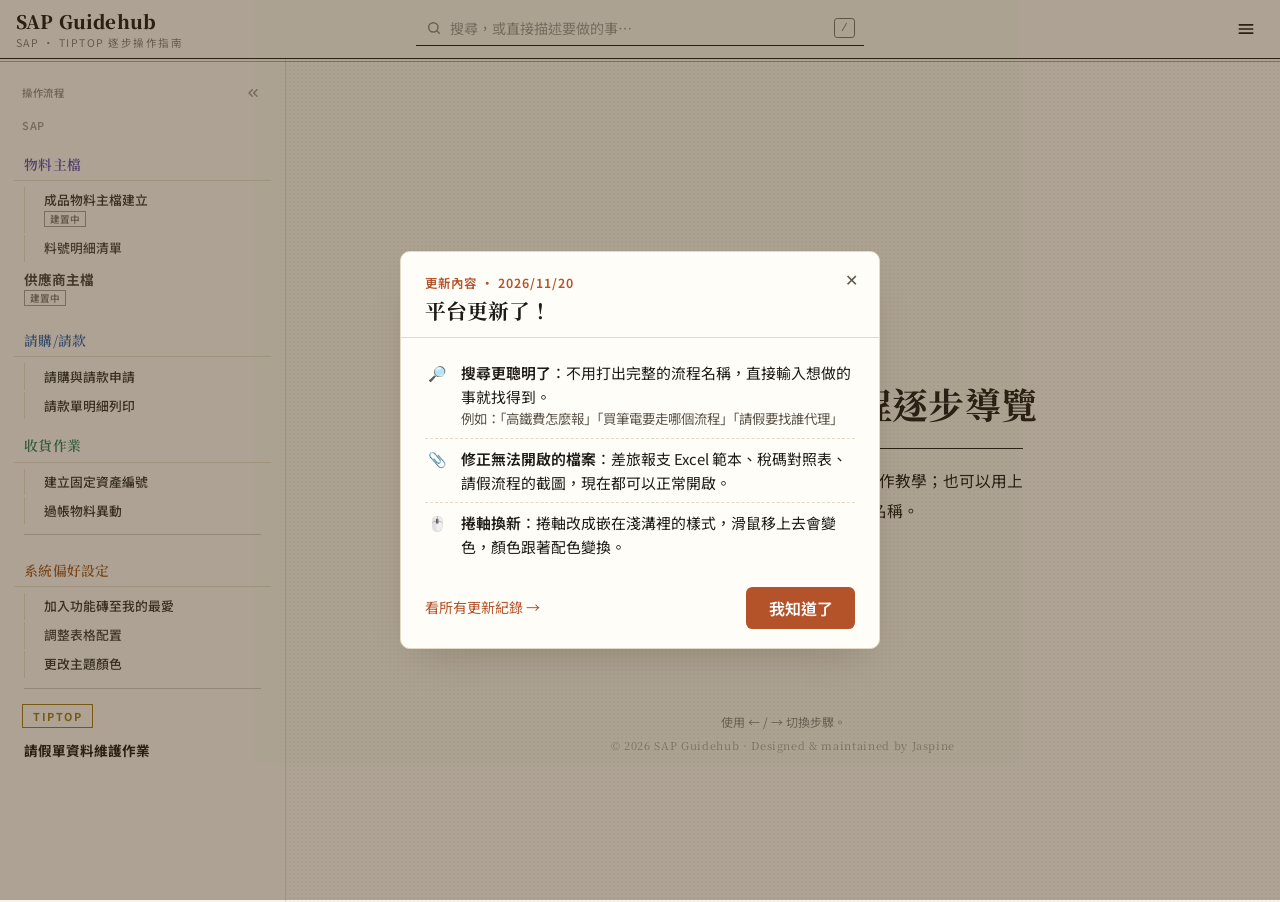
<file: index.html>
<!DOCTYPE html>
<!-- SAP Guidehub · Designed & maintained by Jaspine · © 2026 -->
<html lang="zh-Hant" data-theme="light">
<head>
  <meta charset="UTF-8" />
  <meta name="viewport" content="width=device-width, initial-scale=1.0" />
  <meta name="author" content="Jaspine" />
  <meta name="copyright" content="© 2026 Jaspine" />
  <title>系統操作流程逐步導覽</title>

  <!-- Compiled Tailwind v4 + daisyUI v5 (built from src.css; no runtime CSS compilation) -->
  <link rel="stylesheet" href="vendor.css?v=2" />

  <link rel="preconnect" href="https://fonts.googleapis.com" />
  <link rel="preconnect" href="https://fonts.gstatic.com" crossorigin />
  <link href="https://fonts.googleapis.com/css2?family=Inter:wght@400;500;600;700&display=swap" rel="stylesheet" />

  <!-- Unlayered overrides win over daisyUI's @layer base, so the custom primary + tweaks always apply -->
  <link rel="stylesheet" href="styles.css?v=4" />
  <!-- 欄位呈現：答案卷（2026-10-19 定版） -->
  <link rel="stylesheet" href="ui-themes/answer-sheet.css?v=2" />
  <!-- 版面風格：敘事風（Storytelling，2026-10-19 定版） -->
  <link href="https://fonts.googleapis.com/css2?family=Noto+Serif+TC:wght@500;700;900&family=Noto+Sans+TC:wght@400;500;700&display=swap" rel="stylesheet" />
  <link rel="stylesheet" href="ui-themes/palette-switcher.css?v=13" />
  <link rel="stylesheet" href="ui-themes/topmenu.css?v=13" />
  <link rel="stylesheet" href="ui-themes/sidebar-tools.css?v=14" />
  <link rel="stylesheet" href="ui-themes/wizard-controls.css?v=13" />
  <link rel="stylesheet" href="ui-themes/mobile-fit.css?v=13" />
  <link rel="stylesheet" href="ui-themes/storytelling.css?v=14" />
  <!-- 截圖標示：要點擊的位置由平台畫框（2026-10-19 起，先套用於 Z 情境） -->
  <link rel="stylesheet" href="ui-themes/shot-marks.css?v=4" />
  <link rel="stylesheet" href="ui-themes/scrollbar.css?v=3" />
  <link rel="stylesheet" href="ui-themes/update-notice.css?v=2" />
  <!-- 配色切換器：在頂欄加入「配色」按鈕，選擇會記在瀏覽器 -->
  <script src="ui-themes/palette-switcher.js?v=14" data-theme="storytelling"></script>
  <script src="ui-themes/topmenu.js?v=13"></script>
  <script src="ui-themes/sidebar-tools.js?v=13"></script>
  <script src="ui-themes/mobile-fit.js?v=13"></script>
  <script src="ui-themes/update-notice.js?v=4"></script>
</head>

<body>
  <header class="topbar">
    <div class="navbar min-h-0 py-2 px-3 sm:px-4">
      <div class="topbar-left flex-1 flex items-center gap-3">
        <button class="hamburger btn btn-ghost btn-square btn-sm" id="hamburger" aria-label="開啟選單">
          <svg viewBox="0 0 24 24" width="20" height="20" fill="none" stroke="currentColor" stroke-width="2" stroke-linecap="round"><path d="M4 6h16M4 12h16M4 18h16"/></svg>
        </button>
        <button class="brand-home" id="brandHome" type="button" aria-label="回到首頁">
          <div class="font-bold text-sm sm:text-base">SAP Guidehub</div>
          <div class="brand-sub text-xs opacity-55">SAP · TIPTOP 逐步操作指南</div>
        </button>
      </div>
      <div class="topsearch" id="topSearch" role="search">
        <svg class="topsearch-icon" viewBox="0 0 24 24" width="16" height="16" fill="none" stroke="currentColor" stroke-width="2.2" stroke-linecap="round" stroke-linejoin="round"><circle cx="11" cy="11" r="7"/><path d="m20 20-3.5-3.5"/></svg>
        <input id="topSearchInput" type="text" placeholder="搜尋流程、步驟、欄位…" autocomplete="off" spellcheck="false" aria-label="搜尋操作流程" aria-expanded="false" aria-controls="topSearchPanel" />
        <button type="button" class="topsearch-clear" id="topSearchClear" aria-label="清除搜尋">✕</button>
        <kbd class="topsearch-kbd" title="按 / 或 Ctrl+K 快速搜尋">/</kbd>
        <div class="topsearch-panel" id="topSearchPanel" role="listbox" aria-label="搜尋結果"></div>
      </div>
      <div class="topbar-right flex-none flex items-center gap-2">
        <!-- TODO：使用者提到之後還要再調整這個「常用連結」漢堡選單的設計/內容，尚未定案，勿視為最終版本 -->
        <div class="dropdown dropdown-hover">
          <div tabindex="0" role="button" class="topbar-link" title="常用連結">
            <svg viewBox="0 0 24 24" width="16" height="16" fill="none" stroke="currentColor" stroke-width="2" stroke-linecap="round" stroke-linejoin="round"><path d="M9 17H7A5 5 0 0 1 7 7h2"/><path d="M15 7h2a5 5 0 1 1 0 10h-2"/><line x1="8" y1="12" x2="16" y2="12"/></svg>
            <span class="hidden sm:inline">常用連結</span>
            <svg class="topbar-link-caret" viewBox="0 0 24 24" width="12" height="12" fill="none" stroke="currentColor" stroke-width="2.2" stroke-linecap="round" stroke-linejoin="round"><path d="M6 9l6 6 6-6"/></svg>
          </div>
          <ul tabindex="0" class="dropdown-content topmenu-panel menu bg-base-100 rounded-box border border-base-300">
            <li>
              <a href="https://my439563.s4hana.cloud.sap/ui#Shell-home" target="_blank" rel="noopener">
                <svg viewBox="0 0 24 24" width="16" height="16" fill="none" stroke="currentColor" stroke-width="2" stroke-linecap="round" stroke-linejoin="round"><path d="M18 13v6a2 2 0 0 1-2 2H5a2 2 0 0 1-2-2V8a2 2 0 0 1 2-2h6"/><path d="M15 3h6v6"/><path d="M10 14 21 3"/></svg>
                <span>前往 SAP 系統</span>
              </a>
            </li>
            <li>
              <details>
                <summary>
                  <svg viewBox="0 0 24 24" width="16" height="16" fill="none" stroke="currentColor" stroke-width="2" stroke-linecap="round" stroke-linejoin="round"><path d="M14 3v4a1 1 0 0 0 1 1h4"/><path d="M17 21H7a2 2 0 0 1-2-2V5a2 2 0 0 1 2-2h7l5 5v11a2 2 0 0 1-2 2Z"/></svg>
                  <span>常用表單</span>
                </summary>
                <ul>
                  <li>
                    <a href="files/%E5%9C%8B%E5%85%A7%E5%87%BA%E5%B7%AE%E7%94%B3%E8%AB%8B%E6%9A%A8%E6%97%85%E8%B2%BB%E5%A0%B1%E6%94%AF%E5%96%AE_%E6%99%BA%E5%8C%AF%E5%89%B5%E6%96%B0_%E6%9C%88_%E5%90%8D%E5%AD%97%20%E6%A8%A1%E6%9D%BF.xlsx" download="國內出差申請暨旅費報支單_智匯創新_月_名字 模板.xlsx">
                      <svg viewBox="0 0 24 24" width="16" height="16" fill="none" stroke="currentColor" stroke-width="2" stroke-linecap="round" stroke-linejoin="round"><path d="M21 15v4a2 2 0 0 1-2 2H5a2 2 0 0 1-2-2v-4"/><polyline points="7 10 12 15 17 10"/><line x1="12" y1="15" x2="12" y2="3"/></svg>
                      <span>差旅報支Excel範本</span>
                    </a>
                  </li>
                </ul>
              </details>
            </li>
            <li>
              <details>
                <summary>
                  <svg viewBox="0 0 24 24" width="16" height="16" fill="none" stroke="currentColor" stroke-width="2" stroke-linecap="round" stroke-linejoin="round"><circle cx="12" cy="12" r="9"/><path d="M9.5 9a2.5 2.5 0 0 1 5 0c0 1.5-2.5 2-2.5 4"/><path d="M12 17h.01"/></svg>
                  <span>常用參考資料</span>
                </summary>
                <ul>
                  <li>
                    <a href="images/expense-claim/tax-code-table.png" id="taxCodeRefLink">
                      <svg viewBox="0 0 24 24" width="16" height="16" fill="none" stroke="currentColor" stroke-width="2" stroke-linecap="round" stroke-linejoin="round"><path d="M1 12s4-7 11-7 11 7 11 7-4 7-11 7-11-7-11-7Z"/><circle cx="12" cy="12" r="3"/></svg>
                      <span>稅碼對照表</span>
                    </a>
                  </li>
                </ul>
              </details>
            </li>
            <li>
              <a href="#" data-open-updates>
                <span>更新紀錄</span>
              </a>
            </li>
          </ul>
        </div>
      </div>
    </div>
  </header>

  <div class="shell">
    <aside class="sidebar" id="sidebar"></aside>
    <div class="main-col">
      <main id="content"></main>
      <footer class="text-center text-xs opacity-50 pb-8 px-4">
        <span class="hidden sm:inline" id="stepHint">使用 ← / → 切換步驟。</span>
        <div class="site-credit">© 2026 SAP Guidehub · Designed &amp; maintained by Jaspine</div>
      </footer>
    </div>
  </div>

  <div class="backdrop" id="backdrop"></div>
  <!-- 僅列印／另存 PDF 時顯示的頁尾署名，每一頁底部都會出現 -->
  <div class="print-credit" aria-hidden="true">© 2026 SAP Guidehub · Designed &amp; maintained by Jaspine</div>

  <!-- Verified procedure content (injected by build step) -->
  <script type="application/json" id="proc-data">
[
  {
    "code": "",
    "name": "成品物料主檔建立",
    "group": "SAP",
    "summary": "接獲新料號建立需求後，於「管理產品主檔資料」功能磚建立成品物料主檔，並依序由業務、採購、生管完成各自負責的欄位維護，最後交由財會完成評價相關設定，使該料號可正式於系統中使用。",
    "menuPath": "管理產品主檔資料",
    "prerequisites": [
      "已先於料號管理系統依需求產生並確認料號（含料號查重），再開始建立物料主檔。"
    ],
    "steps": [
      {
        "title": "建立成品物料主檔（起始建檔）",
        "body": "確認系統內尚無此料號後，於「管理產品主檔資料」功能磚開始建立成品物料主檔的基本資料。",
        "screenshot": "管理產品主檔資料功能磚的建立畫面，顯示料號、產品類型、產品群組、說明、基礎單位等欄位。",
        "fields": [
          {
            "name": "料號",
            "value": "依料號管理系統產生並確認之編碼填入",
            "note": "須先完成前置條件的編碼查重程序"
          },
          {
            "name": "產品類型",
            "value": "FERT",
            "note": "此 SOP 固定用於「成品」建立流程"
          },
          {
            "name": "產品群組",
            "value": "依產品類別查找對應之產品群組代碼",
            "note": "依實際產品類別而定"
          },
          {
            "name": "說明",
            "value": "依該料號之產品規格／品名填入",
            "note": "作為料號的顯示名稱"
          },
          {
            "name": "基礎單位",
            "value": "依該物料實際使用之基礎計量單位填入",
            "note": "例如 EA、KG 等，依產品性質而定"
          }
        ],
        "tip": ""
      },
      {
        "title": "業務：維護配銷鏈資料",
        "body": "由業務單位於配銷鏈頁籤維護銷售組織相關欄位。",
        "screenshot": "配銷鏈頁籤畫面，顯示交貨工廠、銷售組織、配銷通路、項目種類群組、科目指派群組、銷售稅、利潤中心等欄位。",
        "fields": [
          {
            "name": "交貨工廠",
            "value": "T020",
            "note": ""
          },
          {
            "name": "銷售組織",
            "value": "TW02",
            "note": ""
          },
          {
            "name": "配銷通路",
            "value": "99",
            "note": ""
          },
          {
            "name": "項目種類群組",
            "value": "NORM",
            "note": ""
          },
          {
            "name": "科目指派群組",
            "value": "Z1",
            "note": ""
          },
          {
            "name": "銷售稅",
            "value": "1",
            "note": ""
          },
          {
            "name": "利潤中心",
            "value": "依產品所屬產品線查找對應之利潤中心代碼",
            "note": "依產品不同而異，非固定值"
          }
        ],
        "tip": ""
      },
      {
        "title": "採購：維護採購相關欄位",
        "body": "由採購單位於工廠頁籤維護採購相關資訊。",
        "screenshot": "工廠頁籤畫面，顯示採購群組、採購類型等欄位。",
        "fields": [
          {
            "name": "採購群組",
            "value": "依採購負責窗口／品類查找對應之採購群組代碼",
            "note": "依產品不同而異，非固定值"
          },
          {
            "name": "採購類型",
            "value": "依實際採購類型代碼填入",
            "note": "請洽採購窗口確認正確代碼"
          }
        ],
        "tip": ""
      },
      {
        "title": "生管：維護 MRP 資料",
        "body": "由生管單位維護物料需求規劃（MRP）相關欄位。",
        "screenshot": "MRP 頁籤畫面，顯示 MRP 類型欄位。",
        "fields": [
          {
            "name": "MRP 類型",
            "value": "ND",
            "note": ""
          }
        ],
        "tip": ""
      },
      {
        "title": "交接財會完成評價設定",
        "body": "完成業務、採購、生管的欄位維護後，透過系統 Mail 通知功能通知財會單位，由財會依規定完成評價相關欄位設定與成本歸屬。此段作業屬財會專業範圍，非本流程操作者需自行填寫的部分，此處僅需完成通知交接即可。",
        "screenshot": "Mail 通知功能畫面，顯示通知對象與寄送按鈕。",
        "fields": [
          {
            "name": "通知方式",
            "value": "點選 MAIL 通知功能",
            "note": "通知財會協助完成評價頁籤設定"
          }
        ],
        "tip": "此步驟完成即代表操作者的建檔作業告一段落，後續評價欄位設定由財會於系統內完成，不需自行操作。"
      }
    ],
    "outcome": "財會完成評價相關欄位設定後，該成品料號即正式生效，可於系統中使用，並可接續辦理「成本估算」流程。",
    "category": "物料主檔",
    "pending": true
  },
  {
    "code": "",
    "name": "料號明細清單",
    "group": "SAP",
    "category": "物料主檔",
    "summary": "可查詢既有物料號的明細資料，例如物料說明、單位、群組、庫存等基本資訊，適合日常查詢料號資訊時使用。",
    "menuPath": "料號明細清單",
    "prerequisites": [],
    "steps": [],
    "outcome": "",
    "images": [
      {
        "src": "images/material-list/proc-1.gif",
        "caption": "操作路徑示意：SAP首頁 → 搜尋「料號明細清單」→ 開啟功能磚畫面"
      }
    ]
  },
  {
    "code": "",
    "name": "供應商主檔",
    "group": "SAP",
    "summary": "此項目的操作教學尚未建置，內容將於後續補充。",
    "menuPath": "",
    "prerequisites": [],
    "steps": [],
    "outcome": "",
    "pending": true
  },
  {
    "code": "",
    "name": "請購與請款申請",
    "group": "SAP",
    "category": "請購/請款",
    "summary": "涵蓋四種請購／請款情境：不需收貨（V）、一般請購（K）、固定資產／列管資產（U）、員工請款報支（Z）。四種情境的操作主幹相同，僅「填寫項目資訊」步驟需依情境分開處理，請於步驟2依實際情況選擇對應按鈕。",
    "menuPath": "我的請購單",
    "prerequisites": [],
    "examples": [],
    "steps": [
      {
        "title": "開啟「我的請購單」並建立項目",
        "body": "開啟「我的請購單」功能磚，點擊右上角 [[btn:建立項目]]。",
        "screenshot": "",
        "images": [
          {
            "src": "images/expense-claim-v2/list.png",
            "marks": [
              {
                "box": [
                  84.41,
                  7.68,
                  3.23,
                  1.87
                ]
              }
            ]
          }
        ],
        "fields": [],
        "tip": ""
      },
      {
        "title": "填寫項目資訊",
        "body": "進入建立畫面後，照下方欄位填寫；全部填寫完成後，點擊右下角「套用」，回到請購單頁面。",
        "screenshot": "",
        "images": [],
        "fields": [
          {
            "name": "項目說明",
            "value": "填入該項目的品名／規格",
            "note": ""
          },
          {
            "name": "物料群組",
            "value": "開窗選擇對應類別",
            "note": "可對照提供之物料群組對照表選取；若為列管資產，本例選 Z014（列管購置(資產)）"
          },
          {
            "name": "已請求數量",
            "value": "依實際需求填寫",
            "note": "開窗選擇對應單位，須與「價格單位」之單位相同"
          },
          {
            "name": "採購群組",
            "value": "開窗選擇",
            "note": "開窗選擇目前負責採購窗口的採購群組（目前為 Karen；若採購窗口未來有異動，請改選對應的新窗口）",
            "ex": "負責的採購窗口 [[s:智匯：Karen]]"
          },
          {
            "name": "採購組織",
            "value": "智匯創新 (TW02)",
            "note": "開窗選擇",
            "ex": "智匯創新 (TW02)",
            "kind": "fixed"
          },
          {
            "name": "工廠／採購工廠",
            "value": "智匯創新 (T020)",
            "note": "開窗選擇",
            "ex": "智匯創新 (T020)",
            "kind": "fixed"
          }
        ],
        "tip": "",
        "branch": {
          "stateKey": "acctType",
          "prompt": "請選擇你目前的請購情境：",
          "options": [
            {
              "key": "U",
              "label": "U．固定資產／列管資產（需收貨且列管）",
              "body": "以「新竹辦公室網路設備請購」為例。若該項目有對應的稅額，需再建立一筆稅額項目：欄位填法比照本項目，物料群組改選「TAX（台灣稅額）」，評價價格填稅額，「稅基」填本項目的未稅金額。",
              "fields": [
                {
                  "name": "評價價格",
                  "value": "已知金額則填實際金額；未知則先填1",
                  "note": "開窗選擇對應幣別代碼",
                  "ex": "有報價：報價金額｜未定：1"
                },
                {
                  "name": "價格單位",
                  "value": "已知則依實際單位填寫；未知則先填1",
                  "note": "開窗選擇對應單位，須與「已請求數量」之單位相同",
                  "ex": "有報價：實際單位｜未定：1"
                },
                {
                  "name": "交貨日期",
                  "value": "選擇需求日期",
                  "note": ""
                },
                {
                  "name": "筆數",
                  "value": "依實際項目筆數決定",
                  "note": "與是否已有報價無關，單一項目通常填1即可，若同一張請購單有多筆同性質項目才需要依序編號",
                  "ex": "1"
                },
                {
                  "name": "科目指派種類",
                  "value": "未知的 (U)",
                  "note": "選擇U時，不需要像K一樣額外維護成本中心等科目指派明細",
                  "ex": "未知的 (U)",
                  "kind": "fixed"
                },
                {
                  "name": "總金額",
                  "value": "有報價單才填：報價總金額",
                  "note": "這幾欄須待實際完成採購、取得正式發票後才會有資料，請購階段不會有，故先留白；若已取得供應商報價單，則「總金額」須依報價金額填寫，非選填；「稅基」填報價的「未稅金額」，且只在對應的稅額項目填寫，本項目免填"
                },
                {
                  "name": "稅基",
                  "ex": "本項目不填（填在稅額項目）",
                  "kind": "blank"
                },
                {
                  "name": "稅碼",
                  "kind": "blank"
                },
                {
                  "name": "發票日期",
                  "kind": "blank"
                },
                {
                  "name": "統一編號",
                  "kind": "blank"
                },
                {
                  "name": "發票號碼",
                  "kind": "blank"
                },
                {
                  "name": "付款日期",
                  "kind": "blank"
                }
              ],
              "tip": "",
              "icon": "💻",
              "title": "U．固定資產",
              "desc": "需收貨，且屬列管資產",
              "tone": "peach",
              "images": [
                "images/fixed-asset-purchase/step1-1.png",
                "images/fixed-asset-purchase/step1-2.png"
              ],
              "extraSteps": [],
              "sectionNotes": {
                "憑證資料": "請購階段大多先留白"
              }
            },
            {
              "key": "K",
              "label": "K．一般請購（需收貨，非固定資產）",
              "body": "以「專利寫稿代辦申請」為例：尚未確定供應商時價格先填 1，待採購議價後由採購單位調整。",
              "fields": [
                {
                  "name": "評價價格",
                  "value": "已知金額則填實際金額；未知則先填1",
                  "note": "開窗選擇對應幣別代碼",
                  "ex": "有報價：報價金額｜未定：1"
                },
                {
                  "name": "價格單位",
                  "value": "已知則依實際單位填寫；未知則先填1",
                  "note": "開窗選擇對應單位，須與「已請求數量」之單位相同",
                  "ex": "有報價：實際單位｜未定：1"
                },
                {
                  "name": "交貨日期",
                  "value": "選擇需求日期",
                  "note": ""
                },
                {
                  "name": "筆數",
                  "value": "依實際項目筆數決定",
                  "note": "與是否已有報價無關，單一項目通常填1即可，若同一張請購單有多筆同性質項目才需要依序編號",
                  "ex": "1"
                },
                {
                  "name": "科目指派種類",
                  "value": "成本中心 (K)",
                  "note": "選擇K時，需另外於「科目指派」頁籤填寫總帳科目，請見下一步",
                  "ex": "成本中心 (K)",
                  "kind": "fixed"
                },
                {
                  "name": "總金額",
                  "value": "有報價單才填：報價總金額",
                  "note": "這幾欄須待實際完成採購、取得正式發票後才會有資料，請購階段不會有，故先留白；若已取得供應商報價單，則「總金額」須依報價金額填寫、「稅基」填報價的「未稅金額」，皆非選填"
                },
                {
                  "name": "稅基",
                  "value": "有報價單才填：報價的未稅金額",
                  "note": "這幾欄須待實際完成採購、取得正式發票後才會有資料，請購階段不會有，故先留白；若已取得供應商報價單，則「總金額」須依報價金額填寫、「稅基」填報價的「未稅金額」，皆非選填"
                },
                {
                  "name": "稅碼",
                  "kind": "blank"
                },
                {
                  "name": "發票日期",
                  "kind": "blank"
                },
                {
                  "name": "統一編號",
                  "kind": "blank"
                },
                {
                  "name": "發票號碼",
                  "kind": "blank"
                },
                {
                  "name": "付款日期",
                  "kind": "blank"
                }
              ],
              "tip": "",
              "icon": "📦",
              "title": "K．一般請購",
              "desc": "需收貨，但非固定資產",
              "tone": "mint",
              "images": [
                "images/misc-purchase/step1-1.png"
              ],
              "extraSteps": [
                {
                  "title": "設定科目指派明細",
                  "body": "選擇科目指派種類為K時，需切換到「科目指派」頁籤，點選項目右側的「>」展開明細，填寫「總帳科目」欄位（此欄為必填，未填會出現錯誤提示）；不需要像其他情境一樣額外填寫成本中心。填寫完成後點擊「套用」。",
                  "screenshot": "",
                  "images": [
                    "images/misc-purchase/step1-2.png"
                  ],
                  "fields": [
                    {
                      "name": "總帳科目",
                      "value": "開窗選擇對應之會計科目",
                      "note": "依購買項目性質選擇對應之會計科目，非固定值，須依實際項目而定"
                    }
                  ],
                  "tip": ""
                }
              ],
              "sectionNotes": {
                "憑證資料": "請購階段大多先留白"
              }
            },
            {
              "key": "V",
              "label": "V．不需收貨（服務類，如委外服務）",
              "body": "以「新竹辦公室清潔服務」為例：尚未確定廠商與金額，也還沒實際交易。",
              "fields": [
                {
                  "name": "評價價格",
                  "value": "先填1",
                  "note": "因須轉採購單，尚未確定會跟哪個廠商買、金額多少，故先填1，並開窗選擇對應幣別代碼",
                  "ex": "1",
                  "kind": "fixed"
                },
                {
                  "name": "價格單位",
                  "value": "先填1",
                  "note": "原因同評價價格，並開窗選擇對應單位",
                  "ex": "1",
                  "kind": "fixed"
                },
                {
                  "name": "科目指派種類",
                  "value": "不收貨 (V)",
                  "note": "對應本情境：需轉採購單但不需收貨",
                  "ex": "不收貨 (V)",
                  "kind": "fixed"
                },
                {
                  "name": "憑證資料各欄",
                  "ex": "尚未實際交易，整區跳過",
                  "kind": "blank"
                }
              ],
              "tip": "",
              "icon": "🧾",
              "title": "V．不需收貨",
              "desc": "服務類，如委外清潔，不需收貨",
              "tone": "sky",
              "images": [
                "images/purchase-no-receipt/step2-1.png"
              ],
              "extraSteps": [],
              "sectionNotes": {
                "憑證資料": "整區先不填"
              }
            },
            {
              "key": "Z",
              "label": "Z．員工請款報支（費用類，如差旅、代墊）",
              "body": "進入建立畫面後，依這筆費用的實際內容填寫以下欄位。以下以請款人「Jaspine」的「9/2 新竹至南港高鐵費」為例。",
              "fields": [
                {
                  "name": "項目說明",
                  "value": "填入請款人姓名＋這筆費用的名目",
                  "note": "務必加上請款人姓名，讓人一看就知道是哪一位同仁的費用",
                  "ex": "Jaspine 9/2 新竹至南港高鐵費"
                },
                {
                  "name": "物料群組",
                  "value": "開窗選擇對應類別",
                  "note": "如：新竹南港辦公室往返高鐵費選Z004交通費、出差的交通支出選Z003差旅費",
                  "ex": "Z004 交通費"
                },
                {
                  "name": "期望供應商",
                  "value": "開窗選擇「請款人」本人",
                  "note": "指此筆費用實際請款的對象（本人），並非代為鍵單的人，可直接以中文姓名搜尋",
                  "ex": "請款者本人"
                },
                {
                  "name": "評價價格",
                  "value": "填入發票上「未含稅」的價格",
                  "note": "開窗選擇對應幣別代碼",
                  "ex": "[[c1:314]] TWD"
                },
                {
                  "name": "價格單位",
                  "value": "1",
                  "note": "開窗選對應單位，通常為EA",
                  "ex": "1 EA",
                  "kind": "fixed"
                },
                {
                  "name": "已請求數量",
                  "value": "依需求填入",
                  "note": "開窗選對應單位，須與價格單位的單位一致",
                  "ex": "1 EA"
                },
                {
                  "name": "交貨日期",
                  "value": "填與付款日期相同的日期",
                  "note": "SAP 必填欄位；若填早於請款日的日期會跳出警告，所以直接填與付款日期相同",
                  "ex": "10/30（同付款日期）"
                },
                {
                  "name": "總金額",
                  "value": "填入這整張請款單的總金額，不是只填這一筆的金額",
                  "note": "同一張請款單裡的每一筆項目，總金額欄位都要填同樣的數字",
                  "ex": "[[c3:2260]]"
                },
                {
                  "name": "筆數",
                  "value": "依序填入 1、2、3、4...",
                  "note": "同一筆費用與其對應的發票項目需填同一個筆數編號，詳細規則見下方提示",
                  "ex": "1"
                },
                {
                  "name": "付款日期",
                  "value": "預留合理的審核時間：月初報支填當月月底，或至少抓約 15 個工作天",
                  "note": "必填",
                  "ex": "10/30"
                },
                {
                  "name": "採購群組",
                  "value": "員工差旅請款 (A01)",
                  "note": "開窗選擇",
                  "ex": "員工差旅請款 (A01)",
                  "kind": "fixed"
                },
                {
                  "name": "採購組織",
                  "value": "智匯創新 (TW02)",
                  "note": "開窗選擇",
                  "ex": "智匯創新 (TW02)",
                  "kind": "fixed"
                },
                {
                  "name": "工廠",
                  "value": "智匯創新 (T020)",
                  "note": "開窗選擇",
                  "ex": "智匯創新 (T020)",
                  "kind": "fixed"
                },
                {
                  "name": "科目指派種類",
                  "value": "Z",
                  "note": "凡費用類請款「不」轉採購單者皆填Z，例如員工代墊、雜項報支、差旅費用",
                  "ex": "Z",
                  "kind": "fixed"
                },
                {
                  "name": "稅基",
                  "kind": "blank"
                },
                {
                  "name": "稅碼",
                  "kind": "blank"
                },
                {
                  "name": "發票日期",
                  "kind": "blank",
                  "note": "SAP 雖標示必填，但費用項目可以直接跳過；注意不要點進這一格，點過又留空會跳出警告、無法套用"
                },
                {
                  "name": "統一編號",
                  "kind": "blank"
                },
                {
                  "name": "發票號碼",
                  "kind": "blank"
                }
              ],
              "tip": "筆數的編號邏輯：例如這張請購單要申請7筆高鐵費，每筆都有一張發票，最終送出時整份請購單就會有14個項目（7筆費用+7筆發票）。第1個項目是「Jaspine 9/2 新竹至南港高鐵費」，筆數填1；第2個項目是它對應的「發票」，筆數也填1；第3個項目是「Jaspine 9/7 新竹至南港高鐵費」，筆數填2；第4個項目是它對應的「發票」，筆數也填2，以此類推。",
              "icon": "💳",
              "title": "Z．員工請款報支",
              "desc": "費用類請款，如差旅、代墊",
              "tone": "rose",
              "images": [
                {
                  "src": "images/expense-claim-v2/expense-general.png",
                  "fold": true
                }
              ],
              "overrideFields": true,
              "extraSteps": [
                {
                  "title": "在「科目指派」頁籤展開明細",
                  "body": "切換到 [[n:1]]「科目指派」頁籤，點選該筆項目右側的 [[n:2]] [[btn:>]] 展開明細畫面。",
                  "images": [
                    {
                      "src": "images/expense-claim-v2/acct-tab.png",
                      "marks": [
                        {
                          "box": [
                            10.77,
                            13.21,
                            3.4,
                            2.33
                          ],
                          "n": 1
                        },
                        {
                          "box": [
                            44.35,
                            29.81,
                            0.89,
                            1.9
                          ],
                          "n": 2
                        }
                      ]
                    }
                  ],
                  "fields": [],
                  "tip": ""
                },
                {
                  "title": "填寫成本中心",
                  "body": "在展開的明細畫面中填寫 [[n:1]] 成本中心，完成後點擊右下角 [[n:2]] [[btn:套用]]，回到上一個畫面（該筆費用的一般資訊）。",
                  "images": [
                    {
                      "src": "images/expense-claim-v2/acct-detail.png",
                      "marks": [
                        {
                          "box": [
                            67.24,
                            25.78,
                            14.5,
                            3.11
                          ],
                          "n": 1
                        },
                        {
                          "box": [
                            96.92,
                            96.19,
                            2.5,
                            3.01
                          ],
                          "n": 2
                        }
                      ]
                    }
                  ],
                  "fields": [
                    {
                      "name": "成本中心",
                      "value": "開窗選擇該筆費用發生所屬的部門",
                      "note": "若為員工代墊費用，則選該位員工駐地辦公室所屬的成本中心（例如南港/新竹）",
                      "ex": "研發一處(新竹) (321100)"
                    }
                  ],
                  "tip": ""
                },
                {
                  "title": "確認費用項目資訊並套用",
                  "body": "確認前述資訊填寫無誤後，再次點擊右下角 [[btn:套用]]，回到該筆請購單頁面。",
                  "images": [],
                  "fields": [],
                  "tip": ""
                },
                {
                  "title": "若有發票，建立對應的發票項目",
                  "body": "若該筆費用有發票，需再建立一筆對應的發票項目：在「項目」區塊點擊 [[btn:建立]]，選擇 [[btn:物料/服務項目]] 進入建立畫面。",
                  "images": [
                    {
                      "src": "images/expense-claim-v2/create-menu.png",
                      "marks": [
                        {
                          "box": [
                            76.65,
                            48.13,
                            8.24,
                            10.37
                          ]
                        }
                      ]
                    }
                  ],
                  "fields": [],
                  "tip": ""
                },
                {
                  "title": "填寫發票項目的一般資訊",
                  "body": "照下方欄位填寫，稅碼對照表附在下方可供參考。\n\n欄位填完後，切換到 [[n:1]]「附件」頁籤，點 [[n:2]] [[btn:上傳]]，上傳這筆發票（憑證）的電子檔。",
                  "images": [
                    {
                      "src": "images/expense-claim-v2/invoice-general.png",
                      "fold": "看一般資訊的實際畫面"
                    },
                    "images/expense-claim/step7-2.png",
                    {
                      "src": "images/expense-claim-v2/invoice-attach.png",
                      "marks": [
                        {
                          "box": [
                            21.51,
                            27.7,
                            2.19,
                            7.66
                          ],
                          "n": 1
                        },
                        {
                          "box": [
                            87.89,
                            43.92,
                            2.51,
                            6.31
                          ],
                          "n": 2
                        }
                      ]
                    }
                  ],
                  "fields": [
                    {
                      "name": "項目說明",
                      "value": "比照該費用項目命名（含請款人姓名），並加註「發票」",
                      "note": "",
                      "ex": "Jaspine 9/2 新竹至南港高鐵費 發票"
                    },
                    {
                      "name": "物料群組",
                      "value": "TAX (台灣稅額)",
                      "note": "",
                      "ex": "TAX (台灣稅額)",
                      "kind": "fixed"
                    },
                    {
                      "name": "期望供應商",
                      "value": "開窗選擇「請款人」本人",
                      "note": "指此筆費用實際請款的對象（本人），並非代為鍵單的人，可直接以中文姓名搜尋",
                      "ex": "請款者本人"
                    },
                    {
                      "name": "評價價格",
                      "value": "填入該發票上之「稅額」",
                      "note": "開窗選對應幣別代碼；若發票未特別寫出，需自行計算後填入",
                      "ex": "[[c2:16]] TWD"
                    },
                    {
                      "name": "價格單位",
                      "value": "1",
                      "note": "開窗選對應單位，通常為EA",
                      "ex": "1 EA",
                      "kind": "fixed"
                    },
                    {
                      "name": "已請求數量",
                      "value": "依需求填入",
                      "note": "開窗選對應單位，須與價格單位的單位一致",
                      "ex": "1 EA"
                    },
                    {
                      "name": "交貨日期",
                      "value": "填與付款日期相同的日期",
                      "note": "SAP 必填欄位；若填早於請款日的日期會跳出警告，所以直接填與付款日期相同",
                      "ex": "10/30（同付款日期）"
                    },
                    {
                      "name": "總金額",
                      "value": "填入這整張請款單的總金額，不是只填這一筆的金額",
                      "note": "同一張請款單裡的每一筆項目，總金額欄位都要填同樣的數字",
                      "ex": "[[c3:2260]]"
                    },
                    {
                      "name": "筆數",
                      "value": "填入與對應費用項目相同的筆數",
                      "note": "規則同前一步驟的提示",
                      "ex": "1"
                    },
                    {
                      "name": "付款日期",
                      "value": "預留合理的審核時間：月初報支填當月月底，或至少抓約 15 個工作天",
                      "note": "必填",
                      "ex": "10/30"
                    },
                    {
                      "name": "採購群組",
                      "value": "員工差旅請款 (A01)",
                      "note": "同對應的費用項目",
                      "ex": "員工差旅請款 (A01)",
                      "kind": "fixed"
                    },
                    {
                      "name": "採購組織",
                      "value": "智匯創新 (TW02)",
                      "note": "開窗選擇",
                      "ex": "智匯創新 (TW02)",
                      "kind": "fixed"
                    },
                    {
                      "name": "工廠",
                      "value": "智匯創新 (T020)",
                      "note": "同對應的費用項目",
                      "ex": "智匯創新 (T020)",
                      "kind": "fixed"
                    },
                    {
                      "name": "科目指派種類",
                      "value": "Z",
                      "note": "同對應的費用項目",
                      "ex": "Z",
                      "kind": "fixed"
                    },
                    {
                      "name": "稅基",
                      "value": "填入「未稅金額」（即對應費用項目的評價價格）",
                      "note": "注意不是填稅額",
                      "ex": "[[c1:314]]"
                    },
                    {
                      "name": "稅碼",
                      "value": "依稅碼表選填對應之稅碼",
                      "note": "詳見下方稅碼對照表",
                      "ex": "V3"
                    },
                    {
                      "name": "發票日期",
                      "value": "選擇費用發生日",
                      "note": "",
                      "ex": "9/2"
                    },
                    {
                      "name": "統一編號",
                      "value": "填入對方之統一編號",
                      "note": "",
                      "ex": "16446274"
                    },
                    {
                      "name": "發票號碼",
                      "value": "填入發票號碼，不須加入「-」或空格等符號",
                      "note": "高鐵則為憑證上卡號/票號去掉前三碼後的10位數字",
                      "ex": "票號去掉前三碼的 10 碼"
                    }
                  ],
                  "tip": "如果憑證檔案有密碼保護（例如高鐵的電子憑證），請先自行解除密碼、另存成沒有上鎖的檔案，再上傳。",
                  "banner": "高鐵票 330 元 ＝ 未稅 [[c1:314]] ＋ 稅額 [[c2:16]]　｜　整張請款單總金額 [[c3:2260]]"
                },
                {
                  "title": "確認發票項目資訊並套用",
                  "body": "確認前述欄位資訊填寫無誤後，點擊右下角 [[btn:套用]]，回到該筆請購單頁面。",
                  "images": [],
                  "fields": [],
                  "tip": ""
                }
              ],
              "banner": "高鐵票 330 元 ＝ 未稅 [[c1:314]] ＋ 稅額 [[c2:16]]　｜　整張請款單總金額 [[c3:2260]]",
              "sectionNotes": {
                "憑證資料": "費用這一筆只填總金額、筆數、付款日期"
              }
            }
          ]
        }
      },
      {
        "title": "確認項目並送出請購單",
        "body": "全部項目輸入完畢後，回到請購單頁面確認各項目內容無誤，視需要修改 [[n:1]] 該張請購單的說明，確認後點擊右下角 [[n:2]] [[btn:訂購]]，即可將該張請購單送出審核。",
        "screenshot": "",
        "fields": [],
        "tip": "送出後請購單會進入電簽流程，待各關主管都核准、流程進到財務那一關（狀態為「就緒」）時，再進行後續「列印財務封面」的步驟，詳見接下來的步驟。財務封面目前不再需要紙本簽名，因為畫面上已可直接看出主管的電簽核准狀態。",
        "imagesByBranch": {
          "V": [
            "images/purchase-no-receipt/step3-1.png"
          ],
          "K": [
            "images/misc-purchase/step2-1.png"
          ],
          "U": [
            "images/fixed-asset-purchase/step2-1.png"
          ],
          "Z": [
            {
              "src": "images/expense-claim-v2/header-order.png",
              "marks": [
                {
                  "box": [
                    3.23,
                    35.11,
                    14.34,
                    2.92
                  ],
                  "n": 1
                },
                {
                  "box": [
                    91.5,
                    96.18,
                    2.5,
                    3.12
                  ],
                  "n": 2
                }
              ]
            }
          ]
        }
      },
      {
        "title": "主管電簽核准後，於「我的請購單」開啟該筆單",
        "body": "待各關主管都完成電簽核准後，回到「我的請購單」功能磚，找出該筆請購單並點選開啟。\n\n怎麼知道主管都核准了：請購單最下方的「核准明細」中，主管各關都顯示「已核發」，只剩最後的財務那一關顯示「就緒」，就可以開始列印封面。",
        "images": [
          {
            "src": "images/expense-claim-v2/approval-ready.png",
            "caption": "核准明細：主管各關「已核發」、財務關「就緒」，即可列印封面"
          }
        ],
        "fields": [],
        "tip": ""
      },
      {
        "title": "於「項目」頁籤以齒輪設定欲顯示欄位",
        "body": "進入該張請購單後，切換到 [[n:1]]「項目」頁籤（列出所有項目的清單畫面），點擊清單右上角的 [[n:2]] 齒輪圖示，設定欲顯示的欄位。封面上須能直接看到以下九個欄位：\n\n`請購單項目` `項目說明` `價格` `已請求數量` `小計` `期望供應商` `總金額` `付款日期` `發票號碼`",
        "images": [
          {
            "src": "images/expense-claim-v2/items-tab-top.png",
            "marks": [
              {
                "box": [
                  9.38,
                  25.0,
                  1.77,
                  3.44
                ],
                "n": 1
              },
              {
                "box": [
                  91.14,
                  31.56,
                  1.2,
                  3.75
                ],
                "n": 2
              }
            ]
          },
          {
            "src": "images/expense-claim-v2/column-settings.png",
            "fold": "看欄位設定視窗"
          }
        ],
        "fields": [],
        "tip": "欄位設好後，可以先拖曳欄位標題的邊界調整欄寬：「請購單項目」「小計」這類內容短的欄位不需要太寬，先調窄一點，下一步列印時九個欄位比較容易完整放進同一頁。"
      },
      {
        "title": "叫出列印設定，另存為PDF",
        "body": "欄位設定完成後，在「項目」清單畫面按下 Ctrl+P 叫出列印設定視窗：目的地選擇 [[btn:另存為PDF]]，版面配置選擇 [[btn:直向]]，再調整縮放比例，直到九個欄位都完整出現在頁面內、沒有被邊界切掉即可。",
        "images": [
          {
            "src": "images/expense-claim-v2/print-result.png",
            "small": true,
            "fold": "看另存出來的 PDF 樣子"
          }
        ],
        "fields": [],
        "tip": ""
      },
      {
        "title": "列印封面，隨附相關附件與憑證繳交財務",
        "body": "將另存好的PDF列印出來，即為應交予財務資料的封面，請置於整份文件的第一張，並隨附相關附件與憑證一併繳交。",
        "images": [],
        "fields": [],
        "tip": "若為差旅報支類別，還需另附一份已填寫、列印並簽名的差旅報支Excel表；文件擺放順序為：封面 → 差旅報支Excel → 其他附件。",
        "attachments": [
          {
            "url": "files/%E5%9C%8B%E5%85%A7%E5%87%BA%E5%B7%AE%E7%94%B3%E8%AB%8B%E6%9A%A8%E6%97%85%E8%B2%BB%E5%A0%B1%E6%94%AF%E5%96%AE_%E6%99%BA%E5%8C%AF%E5%89%B5%E6%96%B0_%E6%9C%88_%E5%90%8D%E5%AD%97%20%E6%A8%A1%E6%9D%BF.xlsx",
            "name": "差旅報支Excel範本（.xlsx）",
            "filename": "國內出差申請暨旅費報支單_智匯創新_月_名字 模板.xlsx"
          }
        ]
      }
    ],
    "outcome": "請購單經各關主管電簽核准、進到財務那一關後，依上述方式列印財務封面，並隨附相關附件、憑證（如為差旅報支，另附已簽名的差旅報支Excel表）繳交財務，即完成此次請購／請款作業。"
  },
  {
    "code": "",
    "name": "請款單明細列印",
    "group": "SAP",
    "category": "請購/請款",
    "summary": "使用「請款單明細列印–員工」功能磚查詢並匯出／列印指定請購單或請款單的明細資料。",
    "menuPath": "請款單明細列印–員工",
    "prerequisites": [],
    "steps": [
      {
        "title": "搜尋單據並匯出",
        "body": "開啟「請款單明細列印–員工」功能磚，使用搜尋功能找出欲查詢的請購單或請款單。\n\n點擊清單右上角的齒輪圖示，開啟顯示設定，勾選欲顯示之欄位。\n\n接著點擊清單右上角的向下箭頭，選擇「匯出格式」，於彈出視窗選擇欲匯出的格式（如PDF），即可匯出該筆單據的明細資料。",
        "images": [
          "images/expense-claim/step10-1.png",
          "images/expense-claim/step10-2.png",
          "images/expense-claim/step10-3.png",
          "images/expense-claim/step10-4.png"
        ],
        "fields": [],
        "tip": ""
      }
    ],
    "outcome": "完成後即可取得該筆請購單／請款單明細之匯出檔案，供查詢或其他用途使用。"
  },
  {
    "code": "",
    "name": "建立固定資產編號",
    "group": "SAP",
    "category": "收貨作業",
    "summary": "採購單位完成採購後，若本次採購項目屬於固定資產，須先透過「管理固定資產」功能磚建立主資產、取得資產編號，後續辦理「過帳物料異動」（收貨）時會用到此編號。",
    "menuPath": "管理固定資產",
    "prerequisites": [
      "已先判斷本次採購項目屬於固定資產，需建立資產編號後才能進行後續收貨作業；若非固定資產則不需此步驟。"
    ],
    "steps": [
      {
        "title": "開啟「管理固定資產」並建立主資產",
        "body": "開啟「管理固定資產」功能磚，進入畫面後點選「建立」，選擇「建立主資產」。",
        "screenshot": "",
        "images": [
          "images/fixed-asset/step1-1.png",
          "images/fixed-asset/step1-2.png"
        ],
        "fields": [],
        "tip": ""
      },
      {
        "title": "選擇公司代碼與資產類別",
        "body": "於彈出的「建立主要資產」視窗中，「公司代碼」與「資產類別」欄位皆需開窗選擇，請依本次採購實際歸屬之公司別及資產類別填入，確認無誤後點擊右下角「確定」。",
        "screenshot": "",
        "images": [
          "images/fixed-asset/step2-1.png"
        ],
        "fields": [
          {
            "name": "公司代碼",
            "value": "開窗選擇欲建立資產之公司別",
            "note": "例如智匯創新為 TW02"
          },
          {
            "name": "資產類別",
            "value": "開窗選擇對應之資產類別代碼",
            "note": "例如 2000，依實際資產種類而定"
          }
        ],
        "tip": ""
      },
      {
        "title": "填寫資產基本資料並建立",
        "body": "進入資產主檔資料畫面後，依實際採購內容填寫以下欄位，確認無誤後點擊右下角「建立」。",
        "screenshot": "",
        "images": [
          "images/fixed-asset/step3-1.png"
        ],
        "fields": [
          {
            "name": "資產說明",
            "value": "簡要說明該項資產的品項與規格",
            "note": "以利日後辨識，例如「機器設備－○○型號」"
          },
          {
            "name": "基礎計量單位",
            "value": "依採購單上所標示之單位填入",
            "note": "須與採購單一致，例如 EA（每個）"
          },
          {
            "name": "利潤中心",
            "value": "依實際使用／歸屬單位查找對應之利潤中心代碼",
            "note": "依資產不同而異"
          },
          {
            "name": "分部",
            "value": "依實際歸屬區段查找對應之分部代碼",
            "note": "依資產不同而異"
          }
        ],
        "tip": ""
      }
    ],
    "outcome": "建立完成後，系統會產生一組固定資產編號（例如 $26000000039-0000），請先記下此編號，後續辦理「過帳物料異動」（收貨）時會需要用到。"
  },
  {
    "code": "",
    "name": "過帳物料異動",
    "group": "SAP",
    "category": "收貨作業",
    "summary": "採購單位完成採購、貨品送達後，依採購單於「過帳物料異動」功能磚辦理收貨過帳，並列印單據交付採購存查。",
    "menuPath": "過帳物料異動",
    "prerequisites": [
      "待採購流程完成後，採購單位通知並提供採購單號以進行收貨。",
      "若本次採購項目屬於固定資產，需先完成「建立固定資產編號」流程並取得資產編號。"
    ],
    "steps": [
      {
        "title": "開啟「過帳物料異動」功能磚",
        "body": "開啟「過帳物料異動」功能磚。",
        "screenshot": "",
        "images": [
          "images/goods-receipt/step1-1.png"
        ],
        "fields": [],
        "tip": ""
      },
      {
        "title": "選擇收貨類型並輸入採購單號",
        "body": "於畫面上方的下拉式選單分別選擇「收貨」與「採購單」，並於欄位中輸入欲收貨之採購單號，接著於右側欄位輸入異動代號101。\n\n按Enter，系統將自動帶入該張採購單的內容。",
        "screenshot": "",
        "images": [
          "images/goods-receipt/step2-1.png"
        ],
        "fields": [],
        "tip": ""
      },
      {
        "title": "確認項目資訊並過帳",
        "body": "確認系統帶入的項目內容無誤後，於畫面左下角勾選「項目確定」，再點擊「過帳」按鈕即完成過帳。\n\n系統會產生一組「物料文件號碼」，請先記下待用。",
        "screenshot": "",
        "images": [
          "images/goods-receipt/step3-1.jpg"
        ],
        "fields": [],
        "tip": ""
      },
      {
        "title": "查詢該筆單據並開啟輸出",
        "body": "由於此筆單據需要列印出來交付採購，請依以下方式查詢並開啟輸出：\n\n同樣開啟「過帳物料異動」功能磚，於畫面上方的下拉式選單選擇「顯示」與「物料文件」，輸入剛才記下待用的物料文件號碼\n\n按Enter，即可查出該筆單據。\n\n接著點選下方「輸出」頁籤，再點擊「顯示輸出」。",
        "screenshot": "",
        "images": [
          "images/goods-receipt/step4-1.png",
          "images/goods-receipt/step4-2.png"
        ],
        "fields": [],
        "tip": ""
      },
      {
        "title": "選擇輸出項目並顯示文件",
        "body": "選取第六項，再點擊上方「顯示文件」。",
        "screenshot": "",
        "images": [
          "images/goods-receipt/step5-1.png"
        ],
        "fields": [],
        "tip": ""
      },
      {
        "title": "列印單據並註記相關資訊",
        "body": "確認文件內容無誤後即可列印。列印出紙本後，請將先前建立的固定資產編號註記於單據上，保管部門也可以視情況一併寫上。",
        "screenshot": "",
        "images": [
          "images/goods-receipt/step6-1.png"
        ],
        "fields": [],
        "tip": ""
      }
    ],
    "outcome": "完成過帳並列印單據後，即完成本次採購的收貨作業；列印出的單據（連同固定資產編號，如適用）將交付採購單位存查。"
  },
  {
    "code": "",
    "name": "加入功能磚至我的最愛",
    "group": "SAP",
    "category": "系統偏好設定",
    "summary": "將常用的功能磚加入「我的最愛」，之後就能直接從SAP首頁快速進入，不需要每次都重新搜尋。",
    "menuPath": "",
    "prerequisites": [],
    "steps": [
      {
        "title": "從應用程式區塊進入新增功能磚的入口",
        "body": "在SAP首頁的「應用程式」區塊，點選「最愛」分頁。若目前還沒有加入任何項目，點選「新增應用程式」，會進入應用程式搜尋器。",
        "screenshot": "",
        "images": [
          "images/fav-tile/step1-1.jpg"
        ],
        "fields": [],
        "tip": ""
      },
      {
        "title": "搜尋想加入的功能磚並點選「+」加入",
        "body": "在應用程式搜尋器右上角的搜尋列，輸入欲加入的功能磚名稱進行搜尋。\n\n點選該項目卡片右下角的「+」，畫面會出現已加入的提示，即完成加入。",
        "screenshot": "",
        "images": [
          "images/fav-tile/step2-1.jpg",
          "images/fav-tile/step2-2.jpg"
        ],
        "fields": [],
        "tip": ""
      },
      {
        "title": "回到首頁確認",
        "body": "回到SAP首頁，「應用程式」區塊的「最愛」分頁底下就會出現剛剛加入的功能磚，之後可以直接點選快速進入。",
        "screenshot": "",
        "images": [
          "images/fav-tile/step3-1.jpg"
        ],
        "fields": [],
        "tip": ""
      },
      {
        "title": "之後還想再加入其他功能磚",
        "body": "同樣的方式可以重複使用：只要再回到「應用程式」區塊、點選「新增應用程式」，就能繼續搜尋並加入更多常用的功能磚。",
        "screenshot": "",
        "images": [
          "images/fav-tile/step4-1.jpg"
        ],
        "fields": [],
        "tip": ""
      }
    ],
    "outcome": ""
  },
  {
    "code": "",
    "name": "調整表格配置",
    "group": "SAP",
    "category": "系統偏好設定",
    "summary": "在SAP的清單/表格畫面中，可以透過「調整配置」功能自訂表格的呈現方式，例如顯示/隱藏欄位、拖曳調整欄位順序。",
    "menuPath": "",
    "prerequisites": [],
    "steps": [],
    "outcome": "",
    "images": [
      {
        "src": "images/config-adjust/proc-1.mp4",
        "caption": "操作示範影片：調整表格配置"
      }
    ]
  },
  {
    "code": "",
    "name": "更改主題顏色",
    "group": "SAP",
    "category": "系統偏好設定",
    "summary": "說明如何在SAP系統中變更介面的主題外觀樣式，依個人喜好調整顯示風格與色彩。",
    "menuPath": "個人頭像 > 設定 > 外觀",
    "prerequisites": [],
    "steps": [
      {
        "title": "點擊右上角頭像，進入「設定」",
        "body": "在SAP首頁右上角點擊個人頭像，於下拉選單中點選「設定」。",
        "screenshot": "",
        "images": [
          "images/theme-change/step1-1.png"
        ],
        "fields": [],
        "tip": ""
      },
      {
        "title": "於「外觀」頁籤選擇主題並儲存",
        "body": "進入設定頁面後，於左側選單點選「外觀」，即可在右側「主題」頁籤中選擇喜好的主題樣式，選擇完成後點擊右下角「儲存」即可套用。",
        "screenshot": "",
        "images": [
          "images/theme-change/step2-1.png"
        ],
        "fields": [],
        "tip": "若想恢復系統預設主題，可選擇清單中「自動（根據您的作業系統設定）」選項。"
      }
    ],
    "outcome": "完成儲存後，系統畫面即會依所選擇的主題樣式套用更新的顏色與風格。"
  },
  {
    "code": "",
    "name": "請假單資料維護作業",
    "group": "TIPTOP",
    "category": "",
    "summary": "說明如何在TIPTOP系統的「請假單資料維護作業」建立請假單，從新增、選擇員工與假別、設定代理人，到送出申請、列印簽核及交付人資的完整流程。",
    "menuPath": "我的最愛 > 請假單資料維護作業",
    "prerequisites": [],
    "steps": [
      {
        "title": "開啟請假單資料維護作業並新增",
        "body": "從TIPTOP首頁的「我的最愛」開啟【請假單資料維護作業】，點選畫面上方工具列的【新增】。",
        "screenshot": "",
        "images": [
          "images/leave-request/step1-1.png",
          "images/leave-request/step1-2.png"
        ],
        "fields": [],
        "tip": ""
      },
      {
        "title": "選擇員工代號",
        "body": "點選【員工代號】欄位旁的放大鏡圖示開窗查詢。",
        "screenshot": "",
        "images": [
          "images/leave-request/step2-1.png"
        ],
        "fields": [],
        "tip": "這個查詢視窗不會馬上列出名單，要先按視窗右側的【確定】，才會顯示可選擇的員工清單。選取欲請假者後按確定，回到主畫面再按 Tab，系統會自動帶入該員工姓名。"
      },
      {
        "title": "選擇假別",
        "body": "按 Tab 移到【假別】欄位，同樣點放大鏡圖示開窗查詢。",
        "screenshot": "",
        "images": [
          {
            "src": "images/leave-request/step3-1.png",
            "small": true
          }
        ],
        "fields": [],
        "tip": "跟員工代號一樣，要先按視窗右側的【確定】才會出現假別清單。選好假別後按確定，再按 Tab 帶入系統。"
      },
      {
        "title": "設定請假起訖日期與時間",
        "body": "在【請假起始日期】與【請假截止日期】分別填入日期與時間。",
        "screenshot": "",
        "images": [],
        "fields": [
          {
            "name": "請假起始日期",
            "value": "如 3/27 09:00",
            "note": ""
          },
          {
            "name": "請假截止日期",
            "value": "如 3/27 18:00",
            "note": ""
          }
        ],
        "tip": "若同一次請假中間橫跨不同假別，需拆成多筆假單分開申請。"
      },
      {
        "title": "選擇代理人員",
        "body": "請先找一位於請假日當天會正常上班的同事，詢問是否願意擔任職務代理人。取得同意後，在【代理人員】欄位點放大鏡選取該同事，系統會帶入其工號與姓名。",
        "screenshot": "",
        "images": [],
        "fields": [],
        "tip": "選取方式跟員工代號一樣，也是開窗查詢，一樣要先按確定才會出現名單。"
      },
      {
        "title": "填寫請假事由並確認送出",
        "body": "填寫【請假事由】後，按畫面右側的【確定】，系統會把這筆資料加入下方表身。確認表身內容無誤後，再按一次右側的【確認】，才是真正送出申請。",
        "screenshot": "",
        "images": [
          "images/leave-request/step6-1.png",
          "images/leave-request/step6-2.png"
        ],
        "fields": [],
        "tip": ""
      },
      {
        "title": "列印並請代理人員、主管簽名",
        "body": "申請送出後，點選上方工具列的【列印】，將假單印出。先請代理人員在姓名旁簽名，再依規定送交主管簽核。",
        "screenshot": "",
        "images": [],
        "fields": [],
        "tip": ""
      },
      {
        "title": "簽核完成後交付人資",
        "body": "主管簽核完成後：\n1. 將假單掃描，把檔案 mail 給人資。\n2. 將紙本交至集中收集處，會定期彙整寄送至台中處理。",
        "screenshot": "",
        "images": [],
        "fields": [],
        "tip": ""
      }
    ],
    "outcome": "完成主管簽核並交付人資後，即完成整個請假申請流程。"
  }
]
    </script>

  <script src="app.js?v=10" defer></script>
</body>
</html>
</file>
<file: styles.css>
/* SAP Guidehub · Designed & maintained by Jaspine · © 2026 */
    :root, [data-theme="light"] {
      --color-primary: #3559d6;
      --color-primary-content: #ffffff;
      --color-base-200: #f6f5f1;
      --color-base-300: #e7e3da;
      --radius-box: 1rem;
      --radius-field: 0.6rem;
      color-scheme: light;

      /* 柔色系點綴色（馬卡龍色調），用於情境分流卡片等局部點綴，不作為主色 */
      --accent-sky: #cfe4ff;
      --accent-sky-strong: #6fa8ff;
      --accent-mint: #cdf3e6;
      --accent-mint-strong: #5cc9a3;
      --accent-peach: #ffe3cf;
      --accent-peach-strong: #ffab6b;
      --accent-lavender: #e6e1fb;
      --accent-lavender-strong: #a996ee;
      --accent-rose: #ffdce6;
      --accent-rose-strong: #ff8fae;
      --accent-gold: #faf2c6;
      --accent-gold-strong: #e2c012;

      --shadow-soft: 0 2px 10px rgba(35, 32, 25, .07), 0 1px 2px rgba(35, 32, 25, .05);
      --shadow-lift: 0 12px 26px rgba(35, 32, 25, .13), 0 3px 8px rgba(35, 32, 25, .07);
    }

    html, body { background: var(--color-base-200); }
    body { font-family: "Inter", ui-sans-serif, system-ui, "Segoe UI", sans-serif; color: #1c2433; }
    * { -webkit-font-smoothing: antialiased; }

    /* ---------- 補上 vendor.css（預先編譯、已淨化的 Tailwind）沒有包含、但頁面實際會用到的工具類別 ----------
       vendor.css 是「建置時」就固定產生的檔案，只包含當初原始碼裡出現過的 class；
       之後在 app.js 新增的 class 名稱，若剛好沒被收錄進去，會完全沒有樣式（例如 .flex-col 沒有
       flex-direction:column，導致該容器的子元素被拉成橫向排列）。以下手動補齊，不依賴 vendor.css 是否更新。 */
    .flex-col { flex-direction: column; }
    .italic { font-style: italic; }
    .overflow-hidden { overflow: hidden; }
    .text-xl { font-size: 1.25rem; line-height: 1.75rem; }
    .p-5 { padding: 1.25rem; }
    .gap-4 { gap: 1rem; }
    .gap-1\.5 { gap: .375rem; }
    .opacity-75 { opacity: .75; }
    .border-t { border-top-width: 1px; border-top-style: solid; }
    .btn-xs { height: 1.5rem; min-height: 1.5rem; padding-inline: .5rem; font-size: .7rem; border-radius: .45rem; }
    .btn-outline { background-color: transparent; border-color: var(--color-base-300); color: var(--color-base-content); }
    .btn-outline:hover { background-color: color-mix(in srgb, var(--color-primary) 8%, transparent); border-color: var(--color-primary); }

    /* 自訂的直向排列容器（不依賴 Tailwind 工具類別，避免同樣的問題再發生） */
    .stack-sm { display: flex; flex-direction: column; gap: .5rem; margin-top: .25rem; }

    /* ---------- 情境選擇獨立頁（不算入步驟編號，位於第1步之後） ---------- */
    .gate-screen { display: flex; flex-direction: column; align-items: center; text-align: center; padding: 2.2rem 1rem 1rem; }
    .gate-label { font-size: .78rem; font-weight: 700; letter-spacing: .04em; text-transform: uppercase; color: var(--color-primary); opacity: .8; margin-bottom: .4rem; }
    .gate-prompt { font-size: 1.15rem; font-weight: 800; margin-bottom: 1.5rem; max-width: 32rem; }
    .gate-screen .branch-grid { width: 100%; max-width: 34rem; grid-template-columns: repeat(2, 1fr); }
    @media (max-width: 480px) {
      .gate-screen .branch-grid { grid-template-columns: 1fr; }
    }
    .gate-back { margin-top: 1.4rem; }
    .gate-screen .collapse { width: 100%; max-width: 40rem; text-align: left; }

    /* ---------- 情境色 token：讓「不確定該選哪個」問答、邏輯圖跟著目前頁面的情境色走 ----------
       預設（無 data-tone）沿用主色藍；此問答目前只會出現在「請購/請款」頁（天空藍），
       但仍補齊全部色系，未來若其他分類也加上類似問答，會自動吃到對應顏色，不用再另外寫規則。 */
    .gate-screen {
      --gate-strong: var(--color-primary);
      --gate-soft: color-mix(in srgb, var(--color-primary) 16%, var(--color-base-100));
      --gate-text: var(--color-primary);
    }
    .gate-screen[data-tone="sky"] { --gate-strong: var(--accent-sky-strong); --gate-soft: var(--accent-sky); --gate-text: #2c5da3; }
    .gate-screen[data-tone="mint"] { --gate-strong: var(--accent-mint-strong); --gate-soft: var(--accent-mint); --gate-text: #2b7a5c; }
    .gate-screen[data-tone="peach"] { --gate-strong: var(--accent-peach-strong); --gate-soft: var(--accent-peach); --gate-text: #a35a1f; }
    .gate-screen[data-tone="lavender"] { --gate-strong: var(--accent-lavender-strong); --gate-soft: var(--accent-lavender); --gate-text: #5b4aa8; }
    .gate-screen[data-tone="rose"] { --gate-strong: var(--accent-rose-strong); --gate-soft: var(--accent-rose); --gate-text: #b34e6c; }

    /* ---------- 分支選擇畫面：醒目的「不確定？問答判斷」入口 ---------- */
    .gate-helper-card {
      width: 100%; max-width: 34rem; margin: 0 auto 1.3rem; display: flex; align-items: center; gap: .9rem;
      padding: .85rem 1.15rem; border-radius: 1.1rem; text-align: left; cursor: pointer;
      border: 1.5px solid color-mix(in srgb, var(--gate-strong) 40%, var(--color-base-300));
      background: color-mix(in srgb, var(--gate-strong) 6%, var(--color-base-100));
      box-shadow: var(--shadow-soft);
      transition: transform .18s cubic-bezier(.34, 1.4, .64, 1), box-shadow .18s ease;
    }
    .gate-helper-card:hover { transform: scale(1.02) translateY(-1px); box-shadow: var(--shadow-lift); }
    .gate-helper-card:active { transform: scale(.98); }
    .gate-helper-icon {
      flex: 0 0 auto; font-size: 1.5rem; line-height: 1; width: 2.5rem; height: 2.5rem;
      display: grid; place-items: center; border-radius: 50%;
      background: var(--gate-soft);
    }
    .gate-helper-text { flex: 1; display: flex; flex-direction: column; gap: .1rem; }
    .gate-helper-title { font-weight: 800; font-size: .92rem; color: var(--gate-text); }
    .gate-helper-desc { font-size: .78rem; opacity: .68; }
    .gate-helper-arrow { flex: 0 0 auto; font-weight: 700; opacity: .45; }
    .gate-or { font-size: .78rem; opacity: .5; margin-bottom: .6rem; }

    /* ---------- 查看範例：整頁層級的入口（涵蓋整個請購／請款流程，不綁定單一情境） ---------- */
    .gate-examples-trigger { display: flex; justify-content: center; }
    .gate-examples-btn {
      display: inline-flex; align-items: center; gap: .4rem;
      font-size: .82rem; font-weight: 600; color: var(--color-primary);
      background: color-mix(in srgb, var(--color-primary) 8%, var(--color-base-100));
      border: 1px solid color-mix(in srgb, var(--color-primary) 22%, transparent);
      border-radius: .55rem; padding: .38rem .75rem; cursor: pointer;
      transition: background-color .15s ease, border-color .15s ease;
    }
    .gate-examples-btn:hover {
      background: color-mix(in srgb, var(--color-primary) 14%, var(--color-base-100));
      border-color: color-mix(in srgb, var(--color-primary) 35%, transparent);
    }

    /* ---------- 完整判斷邏輯圖：弱化為次要的參考連結，不搶主要入口的視覺 ---------- */
    .gate-diagram-ref { background: transparent; box-shadow: none; }
    .gate-diagram-ref .collapse-title {
      min-height: 0; padding: .3rem 1.6rem .3rem 0; text-align: center; font-size: .76rem; opacity: .5;
    }
    .gate-diagram-ref .collapse-content { padding-top: .5rem; }

    /* ---------- 分支選擇畫面：問答判斷模式 ---------- */
    .gate-ask {
      width: 100%; max-width: 42rem; text-align: left;
      background: var(--color-base-100); border: 1px solid var(--color-base-300);
      border-radius: var(--radius-box); padding: 1.25rem 1.4rem; box-shadow: var(--shadow-soft);
    }
    @keyframes rtBadgeIn {
      0% { opacity: 0; transform: scale(.8) translateY(6px); }
      60% { opacity: 1; transform: scale(1.05) translateY(0); }
      100% { opacity: 1; transform: scale(1) translateY(0); }
    }
    .gate-ask-result {
      display: flex; align-items: center; gap: .7rem; padding: .7rem .9rem;
      border-radius: .8rem; border: 1.5px solid var(--color-primary);
      background: color-mix(in srgb, var(--color-primary) 7%, var(--color-base-100));
      animation: rtBadgeIn .4s cubic-bezier(.34, 1.4, .64, 1);
    }
    .gate-ask-result-icon { font-size: 1.3rem; line-height: 1; }
    .gate-ask-result[data-tone="sky"] { border-color: var(--accent-sky-strong); background: color-mix(in srgb, var(--accent-sky-strong) 16%, var(--color-base-100)); }
    .gate-ask-result[data-tone="mint"] { border-color: var(--accent-mint-strong); background: color-mix(in srgb, var(--accent-mint-strong) 16%, var(--color-base-100)); }
    .gate-ask-result[data-tone="peach"] { border-color: var(--accent-peach-strong); background: color-mix(in srgb, var(--accent-peach-strong) 16%, var(--color-base-100)); }
    .gate-ask-result[data-tone="rose"] { border-color: var(--accent-rose-strong); background: color-mix(in srgb, var(--accent-rose-strong) 16%, var(--color-base-100)); }

    .text-prim { color: var(--color-primary) !important; }

    /* ---------- Layout: navbar + responsive sidebar ---------- */
    .topbar { position: sticky; top: 0; z-index: 60; background: var(--color-base-100); border-bottom: 1px solid var(--color-base-300); }
    .brand-home {
      display: flex; flex-direction: column; align-items: flex-start; line-height: 1.25;
      background: none; border: none; padding: 0; margin: 0; cursor: pointer; text-align: left; color: inherit;
    }
    .brand-home:hover { opacity: .8; }

    /* ---------- Landing / welcome state ---------- */
    .landing {
      display: flex; flex-direction: column; align-items: center; justify-content: center;
      text-align: center; padding: 4rem 1.5rem; min-height: 45vh;
    }
    .landing .landing-icon {
      font-size: 2.4rem; margin-bottom: 1.1rem; width: 4.4rem; height: 4.4rem;
      display: grid; place-items: center; border-radius: 9999px;
      background: linear-gradient(135deg, var(--accent-sky) 0%, var(--accent-lavender) 100%);
      box-shadow: var(--shadow-soft);
    }
    .landing h1 { font-size: 1.5rem; font-weight: 800; margin-bottom: .6rem; }
    .landing p { opacity: .7; font-size: .92rem; line-height: 1.65; max-width: 26rem; }
    .shell { display: block; }
    .sidebar {
      position: fixed; top: 0; left: 0; height: 100vh; width: 286px;
      background: var(--color-base-100); border-right: 1px solid var(--color-base-300);
      transform: translateX(-102%); transition: transform .25s ease;
      z-index: 70; overflow-y: auto; padding: 1rem .6rem;
    }
    .sidebar.open { transform: translateX(0); }
    .backdrop { position: fixed; inset: 0; background: rgba(15,23,42,.42); opacity: 0; pointer-events: none; transition: opacity .2s; z-index: 65; }
    .backdrop.show { opacity: 1; pointer-events: auto; }
    .main-col { min-width: 0; }
    #content { max-width: 880px; margin: 0 auto; padding: 1.5rem 1.25rem 3.5rem; }

    @media (min-width: 1024px) {
      .shell { display: grid; grid-template-columns: 286px minmax(0, 1fr); }
      .sidebar { position: sticky; top: 57px; height: calc(100vh - 57px); transform: none; width: auto; z-index: 1; }
      .backdrop, .hamburger { display: none !important; }
    }

    /* ---------- Sidebar menu ---------- */
    .menu .proc-link { display: flex; flex-direction: column; align-items: flex-start; justify-content: flex-start; text-align: left; gap: .05rem; padding: .42rem .65rem; width: 100%; box-sizing: border-box; margin: 0; border-radius: .6rem; transition: background-color .14s ease, transform .14s ease, color .14s ease; }
    .menu .proc-link:hover { background: color-mix(in srgb, var(--color-primary) 7%, transparent); transform: translateX(2px); }
    .menu .proc-link .proc-name { font-size: .85rem; font-weight: 700; line-height: 1.25; text-align: left; }
    .menu .proc-link.active { background: color-mix(in srgb, var(--color-primary) 13%, transparent); color: var(--color-primary); box-shadow: inset 2px 0 0 var(--color-primary); }
    .menu .proc-link.active .proc-code { color: var(--color-primary); opacity: .85; }
    .proc-code { font-family: ui-monospace, "SFMono-Regular", monospace; font-size: .68rem; opacity: .5; }
    .menu .cat-title { display: flex; flex-direction: row; align-items: center; justify-content: flex-start; text-align: left; gap: .45rem; padding: .6rem .65rem .3rem; width: 100%; box-sizing: border-box; margin: 0; font-size: .78rem; font-weight: 700; color: var(--color-base-content); opacity: .68; text-transform: uppercase; letter-spacing: .03em; border-left: 3px solid var(--color-base-300); }
    .cat-title[data-tone="sky"] { color: #2c5da3; opacity: .85; border-left-color: var(--accent-sky-strong); }
    .cat-title[data-tone="mint"] { color: #2b7a5c; opacity: .85; border-left-color: var(--accent-mint-strong); }
    .cat-title[data-tone="peach"] { color: #a35a1f; opacity: .85; border-left-color: var(--accent-peach-strong); }
    .cat-title[data-tone="lavender"] { color: #5b4aa8; opacity: .85; border-left-color: var(--accent-lavender-strong); }
    .cat-title[data-tone="rose"] { color: #b34e6c; opacity: .85; border-left-color: var(--accent-rose-strong); }
    .menu .proc-link.nested.active[data-tone="sky"] { background: color-mix(in srgb, var(--accent-sky-strong) 16%, transparent); color: #2c5da3; box-shadow: inset 2px 0 0 var(--accent-sky-strong); }
    .menu .proc-link.nested.active[data-tone="mint"] { background: color-mix(in srgb, var(--accent-mint-strong) 16%, transparent); color: #2b7a5c; box-shadow: inset 2px 0 0 var(--accent-mint-strong); }
    .menu .proc-link.nested.active[data-tone="peach"] { background: color-mix(in srgb, var(--accent-peach-strong) 18%, transparent); color: #a35a1f; box-shadow: inset 2px 0 0 var(--accent-peach-strong); }
    .menu .proc-link.nested.active[data-tone="lavender"] { background: color-mix(in srgb, var(--accent-lavender-strong) 18%, transparent); color: #5b4aa8; box-shadow: inset 2px 0 0 var(--accent-lavender-strong); }
    .menu .proc-link.active[data-tone="gold"] { background: color-mix(in srgb, var(--accent-gold-strong) 16%, transparent); color: #8a6410; box-shadow: inset 2px 0 0 var(--accent-gold-strong); }
    .menu .proc-link.nested { padding-left: 1.2rem; padding-top: .34rem; padding-bottom: .34rem; border-left: 2px solid var(--color-base-300); margin-left: .75rem; width: calc(100% - .75rem); border-radius: 0 .5rem .5rem 0; }
    .menu .proc-link.nested .proc-name { font-size: .8rem; font-weight: 500; opacity: .88; }
    .menu .proc-link.ref-only .proc-name { opacity: .8; }
    .menu .proc-link .ref-badge { font-size: .6rem; font-weight: 600; opacity: .55; border: 1px solid var(--color-base-300); border-radius: .3rem; padding: 0 .3rem; margin-top: .1rem; align-self: flex-start; display: inline-block; }
    .menu .sidebar-divider { height: 1px; background: var(--color-base-300); margin: .5rem .6rem; padding: 0; opacity: .7; }

    /* ---------- 不同系統的分組標籤（例如 TIPTOP），跟預設 SAP 用不一樣的樣式凸顯出來，避免掃過去以為長得一樣 ----------
       SAP 的分類色是「文字＋左側細線」的低調做法；這裡換一種做法──淡色底的小標籤，
       一樣有顏色、跟 SAP 呈現方式不同，但維持跟整體側邊欄一樣柔和、不搶眼的調性，不做成實心大色塊。 */
    .menu .menu-title.menu-title-system {
      display: inline-flex; align-items: center; width: fit-content; max-width: calc(100% - 1rem);
      margin: .35rem .5rem .3rem; padding: .16rem .6rem; border-radius: .45rem;
      background: color-mix(in srgb, var(--accent-gold-strong) 20%, transparent);
      border: 1px solid color-mix(in srgb, var(--accent-gold-strong) 42%, transparent);
      color: #8a6410; opacity: 1; font-weight: 700;
    }

    /* ---------- Wizard: progress rail ---------- */
    .wiz-rail { display: flex; align-items: center; gap: 0; padding: .35rem .2rem; overflow-x: auto; margin-bottom: 1.1rem; }
    .wiz-dot {
      flex: 0 0 auto; width: 1.95rem; height: 1.95rem; border-radius: 9999px;
      display: grid; place-items: center; font-weight: 700; font-size: .8rem;
      border: 2px solid var(--color-base-300); background: var(--color-base-100); color: #9aa3b8;
      cursor: pointer; transition: background-color .15s, border-color .15s, color .15s, box-shadow .15s;
    }
    .wiz-dot:hover { border-color: color-mix(in srgb, var(--color-primary) 50%, var(--color-base-300)); color: var(--color-primary); }
    .wiz-dot.done { background: color-mix(in srgb, var(--color-primary) 13%, #fff); border-color: var(--color-primary); color: var(--color-primary); }
    .wiz-dot.current { background: var(--color-primary); border-color: var(--color-primary); color: #fff; box-shadow: 0 0 0 4px color-mix(in srgb, var(--color-primary) 17%, transparent); }
    .wiz-line { flex: 1 1 auto; height: 2px; min-width: 12px; background: var(--color-base-300); }
    .wiz-line.done { background: var(--color-primary); }

    /* ---------- Wizard: controls ---------- */
    .wiz-controls { display: flex; align-items: center; gap: .75rem; margin-top: 1.1rem; flex-wrap: wrap; }
    .wiz-progress { flex: 1 1 110px; height: 6px; border-radius: 999px; background: var(--color-base-300); overflow: hidden; min-width: 80px; }
    .wiz-progress-bar { height: 100%; background: var(--color-primary); border-radius: 999px; transition: width .25s ease; }
    .wiz-count { font-size: .78rem; opacity: .6; white-space: nowrap; }
    #wizard { scroll-margin-top: 72px; view-transition-name: gate-wizard; }
    /* 換下一題時（見 app.js chooseAns）用瀏覽器原生 View Transition 讓新舊畫面一次淡出＋縮放＋淡入，
       取代原本個別 class 疊加、容易分成好幾段的動畫；這裡把預設時間/曲線調成跟其他進場動畫一致。
       不支援 View Transition 的瀏覽器完全不受影響（這個規則就是沒作用而已）。 */
    ::view-transition-group(gate-wizard) { animation-duration: .32s; animation-timing-function: cubic-bezier(.22, 1, .36, 1); }
    ::view-transition-old(gate-wizard), ::view-transition-new(gate-wizard) { animation-duration: .32s; animation-timing-function: cubic-bezier(.22, 1, .36, 1); }

    /* ---------- Step card ---------- */
    .step-num { flex: 0 0 auto; width: 1.9rem; height: 1.9rem; border-radius: 9999px; background: var(--color-primary); color: #fff; display: flex; align-items: center; justify-content: center; font-weight: 700; font-size: .85rem; }

    /* ---------- 頁面標頭的功能磚位置：融入標頭區的小提示，不再是獨立卡片 ---------- */
    .page-meta {
      display: flex; align-items: center; gap: .4rem; margin-top: .6rem;
      font-size: .82rem; color: #6a7590; opacity: .9;
    }
    .page-meta svg { flex: 0 0 auto; opacity: .95; }
    .page-meta-label { font-size: .7rem; font-weight: 700; letter-spacing: .04em; opacity: .75; }
    .page-meta span:last-child { font-family: ui-monospace, "SFMono-Regular", monospace; font-weight: 700; }

    /* ---------- Prerequisites：一律可見，不再收合 ---------- */
    .prereq-block {
      border-left: 3px solid var(--accent-mint-strong); padding: .15rem 0 .15rem 1rem;
    }
    .prereq-label { font-size: .72rem; font-weight: 700; letter-spacing: .03em; opacity: .5; margin-bottom: .45rem; }
    .prereq { list-style: none; margin: 0; padding: 0; display: flex; flex-direction: column; gap: .5rem; }
    .prereq li { position: relative; padding-left: 1.5rem; font-size: .82rem; line-height: 1.5; opacity: .88; }
    .prereq li::before {
      content: "✓"; position: absolute; left: 0; top: .05em; width: 1.05rem; height: 1.05rem;
      border-radius: 50%; background: var(--accent-mint-strong);
      color: #fff; font-size: .62rem; font-weight: 700; line-height: 1.05rem; text-align: center;
    }

    /* ---------- Markdown body ---------- */
    .md { line-height: 1.6; }
    .md p { margin: .15rem 0; }
    .md strong { font-weight: 600; }
    .md code { font-family: ui-monospace, "SFMono-Regular", monospace; font-size: .85em; background: var(--color-base-200); border: 1px solid var(--color-base-300); padding: .03rem .32rem; border-radius: .32rem; }
    .md ul, .md ol { padding-left: 1.2rem; margin: .25rem 0; }
    .md li { margin: .12rem 0; }
    .md a { color: var(--color-primary); text-decoration: underline; }

    /* ---------- Field table ---------- */
    .field-table-wrap { border: 1px solid var(--color-base-300); border-radius: .6rem; overflow: hidden; }
    .field-table th { font-size: .7rem; text-transform: uppercase; letter-spacing: .03em; opacity: .55; font-weight: 600; }
    .field-table td { font-size: .84rem; vertical-align: top; line-height: 1.55; word-break: break-word; }
    .field-table thead tr { background: var(--color-base-200); }
    .field-table tbody tr:nth-child(even) { background: color-mix(in srgb, var(--color-primary) 4%, var(--color-base-200)); }
    .field-table tbody tr:nth-child(odd) { background: var(--color-base-100); }
    .field-table th, .field-table td { border-right: 1px solid var(--color-base-300); }
    .field-table th:last-child, .field-table td:last-child { border-right: none; }
    .field-table tbody tr:last-child td { border-bottom: none; }
    .field-table .val {
      font-family: ui-monospace, "SFMono-Regular", monospace; font-size: .8rem; white-space: nowrap;
      background: color-mix(in srgb, var(--color-primary) 8%, var(--color-base-100));
      border: 1px solid color-mix(in srgb, var(--color-primary) 18%, transparent);
      color: var(--color-primary); padding: .15rem .5rem; border-radius: .35rem; display: inline-block;
    }
    .field-table .val-plain {
      font-family: inherit; font-size: .84rem; color: var(--color-base-content);
      white-space: normal; line-height: 1.55; display: inline-block;
    }

    /* ---------- Screenshot placeholder (neutral frame, NOT a SAP UI mock) ---------- */
    .shot { display: block; margin: .15rem 0 0; }
    .shot-frame {
      border: 1.5px dashed color-mix(in srgb, var(--color-primary) 30%, var(--color-base-300));
      border-radius: 1rem;
      background: linear-gradient(160deg, var(--accent-sky) 0%, var(--color-base-100) 55%, var(--accent-lavender) 100%);
      min-height: 176px; display: flex; flex-direction: column; align-items: center; justify-content: center; gap: .55rem;
      color: #6a7590; text-align: center; padding: 1.3rem;
    }
    .shot-frame svg { width: 40px; height: 40px; opacity: .55; }
    .shot-img { width: 100%; display: block; border: 1px solid var(--color-base-300); border-radius: .85rem; }
    /* 原始截圖本身就是小視窗（例如查詢清單彈窗），不要硬拉伸到跟版面同寬，維持原始比例、置中顯示即可 */
    .shot-small .shot-img { width: auto; max-width: min(100%, 22rem); margin: 0 auto; }
    .shot-label { font-weight: 700; letter-spacing: .03em; font-size: .76rem; text-transform: uppercase; color: #6a7590; }
    .shot-tag { font-size: .72rem; font-family: ui-monospace, "SFMono-Regular", monospace; background: var(--color-base-100); border: 1px solid var(--color-base-300); border-radius: 999px; padding: .12rem .6rem; color: #5f6b85; }
    .shot figcaption { margin-top: .5rem; font-size: .79rem; opacity: .72; line-height: 1.45; }
    .shot .fig-no { font-weight: 600; color: var(--color-primary); opacity: .85; }

    /* ---------- Tip ---------- */
    .tip {
      display: flex; gap: .55rem; align-items: flex-start; font-size: .8rem; line-height: 1.45;
      background: color-mix(in srgb, #f59e0b 9%, var(--color-base-100));
      border: 1px solid color-mix(in srgb, #f59e0b 28%, transparent);
      border-radius: .8rem; padding: .6rem .8rem;
    }
    .tip-ico {
      flex: 0 0 auto; width: 1.5rem; height: 1.5rem; border-radius: 50%; display: grid; place-items: center;
      background: color-mix(in srgb, #f59e0b 18%, var(--color-base-100)); font-size: .85rem;
    }

    /* ---------- Attachment ---------- */
    .attachment-chip {
      display: inline-flex; align-items: center; gap: .45rem; align-self: flex-start;
      font-size: .82rem; font-weight: 500; color: var(--color-primary);
      background: var(--color-primary-tint, color-mix(in srgb, var(--color-primary) 8%, var(--color-base-100)));
      border: 1px solid color-mix(in srgb, var(--color-primary) 25%, transparent);
      border-radius: .5rem; padding: .45rem .8rem; text-decoration: none;
    }
    .attachment-chip:hover { background: color-mix(in srgb, var(--color-primary) 14%, var(--color-base-100)); }

    /* ---------- Outcome ---------- */
    .outcome {
      display: flex; gap: .7rem; align-items: flex-start; border-radius: .9rem; padding: .9rem 1.05rem;
      background: color-mix(in srgb, var(--color-success) 10%, var(--color-base-100));
      border: 1px solid color-mix(in srgb, var(--color-success) 30%, transparent);
    }
    .oc-icon { flex: 0 0 auto; width: 1.5rem; height: 1.5rem; border-radius: 50%; background: var(--color-success); color: #fff; display: grid; place-items: center; font-size: .8rem; font-weight: 700; }

    /* ================= 童趣互動設計：卡片浮起、按鈕沉浮、流動光暈 ================= */

    /* 所有卡片：hover 時輕輕浮起 */
    .card { border-radius: var(--radius-box); box-shadow: var(--shadow-soft); transition: transform .18s ease, box-shadow .18s ease; }
    .card:hover { transform: translateY(-3px); box-shadow: var(--shadow-lift); }

    /* 保險：強制步驟卡內容直向排列、不溢出，避免任何情況下被拉成橫向多欄 */
    .card-body { display: flex !important; flex-direction: column !important; width: 100%; box-sizing: border-box; }
    .card-body > * { max-width: 100%; box-sizing: border-box; }
    #content, #wizard { max-width: 100%; box-sizing: border-box; }

    /* ---------- 依教學所屬分類，讓步驟圓點、進度條、重點色不再全部固定為藍色 ---------- */
    #content[data-tone="sky"] .step-num, #content[data-tone="sky"] .wiz-dot.current, #content[data-tone="sky"] .wiz-progress-bar, #content[data-tone="sky"] .badge-primary { background: var(--accent-sky-strong) !important; border-color: var(--accent-sky-strong) !important; }
    #content[data-tone="sky"] .wiz-dot.done { background: color-mix(in srgb, var(--accent-sky-strong) 18%, #fff); border-color: var(--accent-sky-strong); color: var(--accent-sky-strong); }
    #content[data-tone="sky"] .wiz-dot.current { box-shadow: 0 0 0 4px color-mix(in srgb, var(--accent-sky-strong) 20%, transparent); }
    #content[data-tone="sky"] .wiz-line.done { background: var(--accent-sky-strong); }
    #content[data-tone="sky"] .text-prim, #content[data-tone="sky"] .md a { color: #2c5da3 !important; }
    #content[data-tone="sky"] .page-meta { color: #2c5da3; opacity: .8; }

    #content[data-tone="mint"] .step-num, #content[data-tone="mint"] .wiz-dot.current, #content[data-tone="mint"] .wiz-progress-bar, #content[data-tone="mint"] .badge-primary { background: var(--accent-mint-strong) !important; border-color: var(--accent-mint-strong) !important; }
    #content[data-tone="mint"] .wiz-dot.done { background: color-mix(in srgb, var(--accent-mint-strong) 18%, #fff); border-color: var(--accent-mint-strong); color: var(--accent-mint-strong); }
    #content[data-tone="mint"] .wiz-dot.current { box-shadow: 0 0 0 4px color-mix(in srgb, var(--accent-mint-strong) 20%, transparent); }
    #content[data-tone="mint"] .wiz-line.done { background: var(--accent-mint-strong); }
    #content[data-tone="mint"] .text-prim, #content[data-tone="mint"] .md a { color: #2b7a5c !important; }
    #content[data-tone="mint"] .page-meta { color: #2b7a5c; opacity: .8; }

    #content[data-tone="peach"] .step-num, #content[data-tone="peach"] .wiz-dot.current, #content[data-tone="peach"] .wiz-progress-bar, #content[data-tone="peach"] .badge-primary { background: var(--accent-peach-strong) !important; border-color: var(--accent-peach-strong) !important; }
    #content[data-tone="peach"] .wiz-dot.done { background: color-mix(in srgb, var(--accent-peach-strong) 18%, #fff); border-color: var(--accent-peach-strong); color: #a35a1f; }
    #content[data-tone="peach"] .wiz-dot.current { box-shadow: 0 0 0 4px color-mix(in srgb, var(--accent-peach-strong) 20%, transparent); }
    #content[data-tone="peach"] .wiz-line.done { background: var(--accent-peach-strong); }
    #content[data-tone="peach"] .text-prim, #content[data-tone="peach"] .md a { color: #a35a1f !important; }
    #content[data-tone="peach"] .page-meta { color: #a35a1f; opacity: .8; }

    #content[data-tone="lavender"] .step-num, #content[data-tone="lavender"] .wiz-dot.current, #content[data-tone="lavender"] .wiz-progress-bar, #content[data-tone="lavender"] .badge-primary { background: var(--accent-lavender-strong) !important; border-color: var(--accent-lavender-strong) !important; }
    #content[data-tone="lavender"] .wiz-dot.done { background: color-mix(in srgb, var(--accent-lavender-strong) 18%, #fff); border-color: var(--accent-lavender-strong); color: #5b4aa8; }
    #content[data-tone="lavender"] .wiz-dot.current { box-shadow: 0 0 0 4px color-mix(in srgb, var(--accent-lavender-strong) 20%, transparent); }
    #content[data-tone="lavender"] .wiz-line.done { background: var(--accent-lavender-strong); }
    #content[data-tone="lavender"] .text-prim, #content[data-tone="lavender"] .md a { color: #5b4aa8 !important; }
    #content[data-tone="lavender"] .page-meta { color: #5b4aa8; opacity: .8; }

    #content[data-tone="rose"] .step-num, #content[data-tone="rose"] .wiz-dot.current, #content[data-tone="rose"] .wiz-progress-bar, #content[data-tone="rose"] .badge-primary { background: var(--accent-rose-strong) !important; border-color: var(--accent-rose-strong) !important; }
    #content[data-tone="rose"] .wiz-dot.done { background: color-mix(in srgb, var(--accent-rose-strong) 18%, #fff); border-color: var(--accent-rose-strong); color: #b34e6c; }
    #content[data-tone="rose"] .wiz-dot.current { box-shadow: 0 0 0 4px color-mix(in srgb, var(--accent-rose-strong) 20%, transparent); }
    #content[data-tone="rose"] .wiz-line.done { background: var(--accent-rose-strong); }
    #content[data-tone="rose"] .text-prim, #content[data-tone="rose"] .md a { color: #b34e6c !important; }
    #content[data-tone="rose"] .page-meta { color: #b34e6c; opacity: .8; }

    #content[data-tone="gold"] .step-num, #content[data-tone="gold"] .wiz-dot.current, #content[data-tone="gold"] .wiz-progress-bar, #content[data-tone="gold"] .badge-primary { background: var(--accent-gold-strong) !important; border-color: var(--accent-gold-strong) !important; }
    #content[data-tone="gold"] .wiz-dot.done { background: color-mix(in srgb, var(--accent-gold-strong) 18%, #fff); border-color: var(--accent-gold-strong); color: #8a6410; }
    #content[data-tone="gold"] .wiz-dot.current { box-shadow: 0 0 0 4px color-mix(in srgb, var(--accent-gold-strong) 20%, transparent); }
    #content[data-tone="gold"] .wiz-line.done { background: var(--accent-gold-strong); }
    #content[data-tone="gold"] .text-prim, #content[data-tone="gold"] .md a { color: #8a6410 !important; }
    #content[data-tone="gold"] .page-meta { color: #8a6410; opacity: .8; }

    /* 所有按鈕：hover 上浮、按下沉底回彈 */
    .btn { transition: transform .12s ease, box-shadow .12s ease, background-color .15s ease, border-color .15s ease; }
    .btn:hover { transform: translateY(-1px); }
    .btn:active { transform: translateY(1px) scale(.97); }

    .wiz-dot { transition: transform .14s ease, background-color .15s, border-color .15s, color .15s, box-shadow .15s; }
    .wiz-dot:hover { transform: scale(1.12); }
    .wiz-dot:active { transform: scale(.94); }

    /* ---------- 情境分流：大卡片（hover/停留時微放大，模擬泡泡感） ---------- */
    .branch-grid { display: grid; grid-template-columns: repeat(auto-fit, minmax(190px, 1fr)); gap: .7rem; margin-top: .35rem; }
    .branch-card {
      text-align: left; cursor: pointer;
      display: flex; flex-direction: column; gap: .3rem;
      padding: .95rem 1.05rem; border-radius: 1rem;
      border: 1.5px solid var(--color-base-300);
      background: var(--color-base-100);
      transform: scale(1);
      transition: transform .18s cubic-bezier(.34, 1.4, .64, 1), box-shadow .18s ease, border-color .16s ease, background-color .16s ease;
    }
    .branch-card:hover { transform: scale(1.035); box-shadow: var(--shadow-lift); border-color: color-mix(in srgb, var(--color-primary) 35%, var(--color-base-300)); }
    .branch-card:active { transform: scale(.98); }
    .branch-card:focus-visible { outline: 2px solid var(--color-primary); outline-offset: 2px; }
    .branch-card .branch-icon { font-size: 1.5rem; line-height: 1; }
    .branch-card .branch-title { font-weight: 700; font-size: .92rem; }
    .branch-card .branch-desc { font-size: .78rem; opacity: .68; line-height: 1.4; }

    .branch-card.selected { border-color: var(--color-primary); background: color-mix(in srgb, var(--color-primary) 7%, var(--color-base-100)); box-shadow: 0 0 0 3px color-mix(in srgb, var(--color-primary) 16%, transparent), var(--shadow-soft); }
    .branch-card[data-tone="sky"].selected { background: color-mix(in srgb, var(--accent-sky-strong) 20%, var(--color-base-100)); border-color: var(--accent-sky-strong); box-shadow: 0 0 0 3px color-mix(in srgb, var(--accent-sky-strong) 22%, transparent), var(--shadow-soft); }
    .branch-card[data-tone="mint"].selected { background: color-mix(in srgb, var(--accent-mint-strong) 20%, var(--color-base-100)); border-color: var(--accent-mint-strong); box-shadow: 0 0 0 3px color-mix(in srgb, var(--accent-mint-strong) 22%, transparent), var(--shadow-soft); }
    .branch-card[data-tone="peach"].selected { background: color-mix(in srgb, var(--accent-peach-strong) 20%, var(--color-base-100)); border-color: var(--accent-peach-strong); box-shadow: 0 0 0 3px color-mix(in srgb, var(--accent-peach-strong) 22%, transparent), var(--shadow-soft); }
    .branch-card[data-tone="lavender"].selected { background: color-mix(in srgb, var(--accent-lavender-strong) 20%, var(--color-base-100)); border-color: var(--accent-lavender-strong); box-shadow: 0 0 0 3px color-mix(in srgb, var(--accent-lavender-strong) 22%, transparent), var(--shadow-soft); }
    .branch-card[data-tone="rose"].selected { background: color-mix(in srgb, var(--accent-rose-strong) 20%, var(--color-base-100)); border-color: var(--accent-rose-strong); box-shadow: 0 0 0 3px color-mix(in srgb, var(--accent-rose-strong) 22%, transparent), var(--shadow-soft); }

    /* ---------- 已選定情境：外側往回箭頭 + 小標籤 ---------- */
    .branch-picked-row { display: flex; align-items: center; gap: .55rem; flex-wrap: wrap; }
    .branch-back-btn {
      flex: 0 0 auto; width: 2rem; height: 2rem; border-radius: 50%;
      border: 1.5px solid var(--color-base-300); background: var(--color-base-100);
      display: grid; place-items: center; cursor: pointer; color: var(--color-primary);
      transition: transform .15s ease, background-color .15s ease, border-color .15s ease;
    }
    .branch-back-btn:hover { background: color-mix(in srgb, var(--color-primary) 9%, var(--color-base-100)); border-color: var(--color-primary); transform: translateX(-2px); }
    .branch-back-btn:active { transform: translateX(-2px) scale(.92); }
    .branch-picked {
      display: flex; align-items: center; gap: .6rem; padding: .5rem .85rem;
      border-radius: .8rem; border: 1.5px solid var(--color-primary);
      background: color-mix(in srgb, var(--color-primary) 7%, var(--color-base-100));
    }
    .branch-picked-icon { font-size: 1.15rem; line-height: 1; }
    .branch-picked-title { font-weight: 700; font-size: .88rem; }
    .branch-picked[data-tone="sky"] { border-color: var(--accent-sky-strong); background: color-mix(in srgb, var(--accent-sky-strong) 16%, var(--color-base-100)); }
    .branch-picked[data-tone="mint"] { border-color: var(--accent-mint-strong); background: color-mix(in srgb, var(--accent-mint-strong) 16%, var(--color-base-100)); }
    .branch-picked[data-tone="peach"] { border-color: var(--accent-peach-strong); background: color-mix(in srgb, var(--accent-peach-strong) 16%, var(--color-base-100)); }
    .branch-picked[data-tone="lavender"] { border-color: var(--accent-lavender-strong); background: color-mix(in srgb, var(--accent-lavender-strong) 16%, var(--color-base-100)); }
    .branch-picked[data-tone="rose"] { border-color: var(--accent-rose-strong); background: color-mix(in srgb, var(--accent-rose-strong) 16%, var(--color-base-100)); }

    /* ---------- 欄位卡（取代欄位表格，hover/停留時微放大） ---------- */
    .field-card-list { display: flex; flex-direction: column; gap: .5rem; }
    .field-card {
      border-radius: .8rem;
      border: 1px solid var(--color-base-300); background: var(--color-base-100);
      padding: .65rem .9rem; display: flex; flex-direction: column; gap: .3rem;
      transform: scale(1);
      transition: transform .16s cubic-bezier(.34, 1.4, .64, 1), box-shadow .15s ease, border-color .15s ease;
    }
    .field-card:hover {
      border-color: color-mix(in srgb, var(--color-primary) 30%, var(--color-base-300));
      box-shadow: var(--shadow-soft); transform: scale(1.02);
      position: relative; z-index: 1;
    }
    .field-card-row { display: flex; align-items: baseline; justify-content: space-between; gap: .6rem; flex-wrap: wrap; }
    .field-card-label { font-size: .72rem; font-weight: 700; text-transform: uppercase; letter-spacing: .03em; opacity: .55; }
    .field-card-value {
      font-size: .84rem; font-weight: 600; color: #4b5a7a;
      background: color-mix(in srgb, var(--accent-lavender-strong) 14%, var(--color-base-100));
      border: 1px solid color-mix(in srgb, var(--accent-lavender-strong) 30%, transparent);
      border-radius: 999px; padding: .12rem .7rem; white-space: normal;
    }
    .field-card-note { font-size: .78rem; opacity: .65; line-height: 1.5; }

    /* ---------- 快速指引：情境判斷流程圖 ---------- */
    .rt-diagram-wrap { width: 100%; overflow-x: auto; }
    .rt-diagram { width: 100%; min-width: 640px; height: auto; display: block; }
    .rt-q-box { fill: var(--color-base-100); stroke: var(--color-base-300); stroke-width: 1.5; }
    .rt-q-text { font-size: 12.5px; font-weight: 600; fill: #2b2f38; }
    .rt-o-box { fill: color-mix(in srgb, #8892a6 14%, var(--color-base-100)); stroke: #8892a6; stroke-width: 1.5; }
    .rt-o-box[data-tone="sky"] { fill: color-mix(in srgb, var(--accent-sky-strong) 18%, var(--color-base-100)); stroke: var(--accent-sky-strong); }
    .rt-o-box[data-tone="mint"] { fill: color-mix(in srgb, var(--accent-mint-strong) 18%, var(--color-base-100)); stroke: var(--accent-mint-strong); }
    .rt-o-box[data-tone="peach"] { fill: color-mix(in srgb, var(--accent-peach-strong) 18%, var(--color-base-100)); stroke: var(--accent-peach-strong); }
    .rt-o-box[data-tone="rose"] { fill: color-mix(in srgb, var(--accent-rose-strong) 18%, var(--color-base-100)); stroke: var(--accent-rose-strong); }
    .rt-o-text { font-size: 12.5px; font-weight: 700; fill: #2b2f38; }
    .rt-line { stroke: color-mix(in srgb, var(--color-base-300) 70%, #8892a6); stroke-width: 1.5; }
    .rt-arrow-fill { fill: color-mix(in srgb, var(--color-base-300) 70%, #8892a6); }
    .rt-label-bg { fill: var(--color-base-100); }
    .rt-label-text { font-size: 11px; font-weight: 700; fill: #5a6270; }

    /* ---------- 互動問答：原圖風格的方框流程圖，由上而下逐層生長 ---------- */
    /* 只畫「已經走過的路徑＋目前這一題」，還沒走到的問題／結果一律不出現。
       配色統一跟隨目前頁面的情境色（--gate-strong / --gate-text，定義在上面的 .gate-screen[data-tone]），
       不再依第幾題切換不同馬卡龍色、也不再用藍／金兩種不相干的顏色分是否──
       「是」＝實心色塊，「否」＝同色系的淡底外框，用色塊輕重分主副，不靠額外色相。 */
    .gate-flow { display: flex; flex-direction: column; align-items: center; }
    .gate-flow-node {
      width: 100%; max-width: 21rem; text-align: left;
      padding: .35rem .7rem; border-radius: .5rem;
      border-left: 3px solid var(--gate-strong);
    }
    .gate-flow-node-text { font-size: .84rem; font-weight: 700; line-height: 1.5; color: var(--gate-text); }
    /* 已經回答過的題目：整體淡化退到背景，用深淺層次帶出「往下推進」的節奏感，
       取代原本用不同色相切換每一題顏色的做法──同一色系但目前這題最飽和、答過的題目淡出。
       這個畫面每次都是整段 innerHTML 重新產生（不是既有節點變動樣式），CSS transition 抓不到
       「變化前」的狀態、只會瞬間跳到淡色，所以改用跟連接線一樣的 keyframe 動畫方式：
       剛退下來的那一題播一次「從飽和變淡」的動畫，更早之前的題目維持淡色、不重播。 */
    .gate-flow-node:not(.current) { opacity: .48; }
    @keyframes gateNodeSettle {
      0% { opacity: 1; }
      100% { opacity: .48; }
    }
    .gate-flow-node.just-settled { animation: gateNodeSettle .3s ease-out; }
    /* 目前這一題：跟走過的問題同一款（色字＋左側色條，不加底色），只把字放大加粗一點做為區別，
       不再用大色塊／pill 包住問題＋按鈕──拿掉之後比較清爽，也更貼近側邊欄純文字＋色條的觀感 */
    .gate-flow-node.current .gate-flow-node-text { font-size: .92rem; font-weight: 800; margin-bottom: .85rem; }
    @keyframes gateLanding {
      0% { opacity: 0; transform: translateY(-18px); }
      65% { opacity: 1; transform: translateY(4px); }
      100% { opacity: 1; transform: translateY(0); }
    }
    .gate-flow-node.landing { animation: gateLanding .4s cubic-bezier(.22, 1, .36, 1); }

    /* 走過的判斷邊：線＋箭頭＋是否標籤，由上一題連到下一題，顏色統一跟頁面情境色一致，是／否靠文字標籤區分；
       同樣整體淡化，跟已回答的題目一起退到背景；剛出現的那一條由 .just（gateEdgeIn）動畫淡入到這個值，
       更早之前的線本來就已經是這個透明度，直接顯示、不重播動畫 */
    .gate-flow-edge { display: flex; flex-direction: column; align-items: center; gap: .2rem; padding: .3rem 0; opacity: .48; }
    .gate-flow-line { width: 2.5px; height: 1rem; border-radius: 2px; position: relative; opacity: .8; }
    .gate-flow-line::after {
      content: ""; position: absolute; bottom: -4px; left: 50%; transform: translateX(-50%);
      border-left: 4px solid transparent; border-right: 4px solid transparent; border-top: 5px solid currentColor; opacity: .8;
    }
    .gate-flow-edge-label { font-size: .68rem; font-weight: 800; }
    .gate-flow-edge.ans-yes, .gate-flow-edge.ans-no { color: var(--gate-text); }
    .gate-flow-edge.ans-yes .gate-flow-line, .gate-flow-edge.ans-no .gate-flow-line { background: var(--gate-strong); }
    @keyframes gateEdgeIn {
      0% { opacity: 0; transform: scaleY(0); }
      100% { opacity: .48; transform: scaleY(1); }
    }
    .gate-flow-edge.just { animation: gateEdgeIn .25s ease-out; transform-origin: top; }

    /* 目前這一題：從問題往下伸出兩條線，各自接到是／否兩個實心按鈕──
       選了之後沒選的那顆快速滑走淘汰、選中的先確認放大一下，接著整組「降落」到下一題。 */
    .gate-flow-branches { display: flex; gap: 1.3rem; justify-content: center; flex-wrap: wrap; }
    .gate-flow-branches.pending { pointer-events: none; }
    .gate-flow-branch-col { display: flex; flex-direction: column; align-items: center; }
    .gate-flow-stub { width: 2px; height: .55rem; background: var(--color-base-300); }
    .gate-flow-choice {
      margin-top: .1rem; min-width: 5.5rem; padding: .5rem .95rem; border-radius: .6rem;
      border: 1.5px solid transparent; cursor: pointer; font-size: .84rem; font-weight: 700;
      transition: transform .16s cubic-bezier(.34, 1.4, .64, 1), box-shadow .16s ease, opacity .16s ease;
    }
    /* 「是」＝實心色塊；「否」＝同色系淡底外框，兩者同一色相，靠輕重分主副，不再用不相干的藍／金兩色 */
    .gate-flow-choice.ans-yes { background: var(--gate-strong); color: #fff; }
    .gate-flow-choice.ans-no {
      background: color-mix(in srgb, var(--gate-strong) 12%, var(--color-base-100));
      border-color: color-mix(in srgb, var(--gate-strong) 45%, var(--color-base-300));
      color: var(--gate-text);
    }
    .gate-flow-choice:hover:not(:disabled) { transform: translateY(-2px); box-shadow: var(--shadow-soft); }
    .gate-flow-choice:active:not(:disabled) { transform: translateY(0) scale(.97); }
    .gate-flow-choice:focus-visible { outline: 2px solid color-mix(in srgb, var(--gate-strong) 50%, white); outline-offset: 2px; }
    .gate-flow-choice:disabled { cursor: default; }
    @keyframes gateBranchOut {
      0% { opacity: 1; transform: translateY(0) scale(1); }
      100% { opacity: 0; transform: translateY(-14px) scale(.85); }
    }
    .gate-flow-choice.rejected { animation: gateBranchOut .2s ease-in forwards; }
    @keyframes gateBranchChosen {
      0% { transform: scale(1); }
      55% { transform: scale(1.07); }
      100% { transform: scale(1.02); }
    }
    .gate-flow-choice.chosen { animation: gateBranchChosen .2s ease-out forwards; box-shadow: var(--shadow-lift); }

    /* ---------- 手機版：點擊截圖放大檢視（新增功能，僅在手機寬度啟用，不影響其他樣式） ---------- */
    @media (max-width: 1023px) {
      .shot-img { cursor: zoom-in; }
    }
    .img-lightbox-overlay {
      position: fixed; inset: 0; z-index: 500;
      background: rgba(15, 23, 42, .88);
      display: flex; align-items: center; justify-content: center;
      padding: 1.2rem;
      opacity: 0; pointer-events: none;
      transition: opacity .18s ease;
    }
    .img-lightbox-overlay.show { opacity: 1; pointer-events: auto; }
    .img-lightbox-overlay img {
      max-width: 100%; max-height: 100%;
      border-radius: .6rem;
      box-shadow: 0 10px 40px rgba(0, 0, 0, .5);
    }
    .img-lightbox-close {
      position: absolute; top: 1rem; right: 1.1rem;
      width: 2.4rem; height: 2.4rem; border-radius: 9999px;
      background: rgba(255, 255, 255, .15); color: #fff; border: none;
      font-size: 1.3rem; line-height: 1; display: flex; align-items: center; justify-content: center;
      cursor: pointer;
    }

    /* ---------- 頂欄常用連結選單（SAP 系統入口、常用表單下載）：柔和的小標籤觸發器，滑鼠移入即展開 ---------- */
    .topbar-link {
      display: inline-flex; align-items: center; gap: .4rem;
      font-size: .82rem; font-weight: 600; color: var(--color-primary);
      background: color-mix(in srgb, var(--color-primary) 8%, var(--color-base-100));
      border: 1px solid color-mix(in srgb, var(--color-primary) 22%, transparent);
      border-radius: .55rem; padding: .38rem .65rem; text-decoration: none;
      cursor: pointer; user-select: none;
      transition: background-color .15s ease, border-color .15s ease;
    }
    .topbar-link:hover {
      background: color-mix(in srgb, var(--color-primary) 14%, var(--color-base-100));
      border-color: color-mix(in srgb, var(--color-primary) 35%, transparent);
    }
    .topbar-link svg { flex: 0 0 auto; }
    .topbar-link-caret { transition: transform .15s ease; opacity: .7; }
    .dropdown:hover .topbar-link-caret,
    .dropdown:focus-within .topbar-link-caret { transform: rotate(180deg); }
    /* 面板本身：固定靠右對齊觸發按鈕（不依賴 dropdown-end，避免預編譯的 vendor.css 未包含該變化樣式），
       並自訂寬度與陰影，因為 w-56 / shadow-lg 這類 utility class 同樣未被預編譯進 vendor.css。 */
    .topmenu-panel {
      position: absolute; right: 0; left: auto; top: 100%;
      min-width: 13rem; max-width: min(16rem, calc(100vw - 1.6rem));
      box-shadow: 0 12px 28px rgba(15, 23, 42, .14), 0 2px 8px rgba(15, 23, 42, .06);
    }
    .topmenu-panel a,
    .topmenu-panel summary { font-size: .88rem; }
    .topmenu-panel svg { flex: 0 0 auto; opacity: .75; }
    .topmenu-panel details ul { margin-top: .15rem; }

    /* ---------- 填寫範例字卡：一次一張、可切換上一張/下一張，尚未提供範例圖時顯示建置中佔位卡 ---------- */
    .example-modal-overlay {
      position: fixed; inset: 0; z-index: 500;
      background: rgba(15, 23, 42, .6);
      display: flex; align-items: center; justify-content: center;
      padding: 1.2rem;
      opacity: 0; pointer-events: none;
      transition: opacity .18s ease;
    }
    .example-modal-overlay.show { opacity: 1; pointer-events: auto; }
    .example-modal {
      position: relative; width: 100%; max-width: 30rem;
      background: var(--color-base-100); border-radius: 1rem;
      box-shadow: 0 20px 50px rgba(0, 0, 0, .25);
      padding: 1.1rem 1.2rem 1.3rem;
      display: flex; flex-direction: column; gap: .7rem;
    }
    .example-modal-close {
      position: absolute; top: .7rem; right: .7rem;
      width: 2rem; height: 2rem; border-radius: 9999px;
      background: color-mix(in srgb, var(--color-base-content) 8%, transparent);
      border: none; font-size: 1.05rem; line-height: 1; cursor: pointer;
      display: flex; align-items: center; justify-content: center;
    }
    .example-modal-header {
      display: flex; align-items: baseline; justify-content: space-between; gap: .6rem;
      padding-right: 2rem;
    }
    .example-modal-title { font-weight: 700; font-size: .95rem; }
    .example-modal-counter { font-size: .78rem; opacity: .6; flex: 0 0 auto; }
    .example-modal-body {
      border: 1px solid var(--color-base-300); border-radius: .7rem; overflow: hidden;
      background: var(--color-base-200, var(--color-base-100));
      min-height: 8rem;
      display: flex; flex-direction: column;
    }
    .example-modal-body img { width: 100%; display: block; }
    .example-modal-caption { font-size: .8rem; opacity: .7; padding: .6rem .8rem; }
    .example-modal-pending {
      display: flex; flex-direction: column; align-items: center; justify-content: center;
      gap: .4rem; padding: 2rem 1rem; text-align: center; opacity: .7; font-size: .85rem;
    }
    .example-modal-pending span { font-size: 1.4rem; }
    .example-modal-nav { display: flex; justify-content: space-between; gap: .6rem; }
    .example-modal-prev, .example-modal-next {
      font-size: .82rem; font-weight: 600; color: var(--color-primary);
      background: color-mix(in srgb, var(--color-primary) 8%, var(--color-base-100));
      border: 1px solid color-mix(in srgb, var(--color-primary) 22%, transparent);
      border-radius: .55rem; padding: .38rem .7rem; cursor: pointer;
    }
    .example-modal-prev:hover, .example-modal-next:hover {
      background: color-mix(in srgb, var(--color-primary) 14%, var(--color-base-100));
    }
    .example-modal-prev:disabled, .example-modal-next:disabled { opacity: .35; cursor: default; }

    /* ---------- 頂欄搜尋欄：置中於品牌名稱與「常用連結」之間，結果以下拉面板呈現 ---------- */
    .topbar-left { flex: 1 1 0; min-width: 0; }
    .topbar-right { flex: 1 1 0; justify-content: flex-end; }
    .topsearch {
      position: relative; flex: 0 1 28rem; min-width: 0; margin: 0 .75rem;
      display: flex; align-items: center;
      background: var(--color-base-200); border: 1px solid var(--color-base-300);
      border-radius: .65rem; height: 2.2rem; padding: 0 .55rem 0 .65rem; gap: .45rem;
      transition: border-color .15s ease, box-shadow .15s ease, background-color .15s ease;
    }
    .topsearch:focus-within {
      background: var(--color-base-100);
      border-color: color-mix(in srgb, var(--color-primary) 55%, transparent);
      box-shadow: 0 0 0 3px color-mix(in srgb, var(--color-primary) 14%, transparent);
    }
    .topsearch-icon { flex: 0 0 auto; opacity: .5; }
    .topsearch input {
      flex: 1 1 auto; min-width: 0; height: 100%; border: none; outline: none; background: transparent;
      font-size: .88rem; color: inherit; font-family: inherit;
    }
    .topsearch input::placeholder { color: #1c2433; opacity: .42; }
    .topsearch-kbd {
      flex: 0 0 auto; font-family: ui-monospace, monospace; font-size: .7rem; line-height: 1;
      padding: .22rem .4rem; border-radius: .35rem; border: 1px solid var(--color-base-300);
      background: var(--color-base-100); opacity: .6;
    }
    .topsearch-clear {
      display: none; flex: 0 0 auto; width: 1.3rem; height: 1.3rem; border-radius: 9999px; border: none;
      background: var(--color-base-300); color: inherit; font-size: .62rem; line-height: 1; cursor: pointer; opacity: .7;
    }
    .topsearch-clear:hover { opacity: 1; }
    .topsearch.has-value .topsearch-clear { display: inline-flex; align-items: center; justify-content: center; }
    .topsearch.has-value .topsearch-kbd,
    .topsearch:focus-within .topsearch-kbd { display: none; }

    .topsearch-panel {
      display: none; position: absolute; top: calc(100% + .45rem); left: 50%; transform: translateX(-50%);
      width: min(34rem, calc(100vw - 1.5rem)); max-height: min(70vh, 34rem); overflow-y: auto;
      background: var(--color-base-100); border: 1px solid var(--color-base-300); border-radius: .9rem;
      box-shadow: 0 16px 36px rgba(15, 23, 42, .16), 0 2px 8px rgba(15, 23, 42, .06);
      padding: .4rem; z-index: 80;
    }
    .topsearch-panel.show { display: block; }
    .search-count { font-size: .7rem; font-weight: 600; opacity: .5; padding: .3rem .6rem .4rem; }
    .search-empty { font-size: .85rem; opacity: .65; padding: 1rem .8rem; text-align: center; line-height: 1.6; }
    .search-empty-eg { font-size: .78rem; opacity: .8; }
    .search-item {
      display: flex; flex-direction: column; gap: .18rem; width: 100%; text-align: left;
      background: none; border: none; border-radius: .6rem; padding: .55rem .65rem; cursor: pointer; color: inherit; font-family: inherit;
    }
    .search-item:hover, .search-item.active { background: color-mix(in srgb, var(--color-primary) 8%, var(--color-base-100)); }
    .search-item + .search-item { margin-top: .1rem; }
    .search-item-top { display: flex; align-items: center; gap: .45rem; min-width: 0; font-size: .74rem; }
    .search-dot { flex: 0 0 auto; width: .5rem; height: .5rem; border-radius: 9999px; background: var(--color-primary); opacity: .75; }
    .search-dot[data-tone="sky"] { background: var(--accent-sky-strong); opacity: 1; }
    .search-dot[data-tone="mint"] { background: var(--accent-mint-strong); opacity: 1; }
    .search-dot[data-tone="peach"] { background: var(--accent-peach-strong); opacity: 1; }
    .search-dot[data-tone="lavender"] { background: var(--accent-lavender-strong); opacity: 1; }
    .search-dot[data-tone="rose"] { background: var(--accent-rose-strong); opacity: 1; }
    .search-dot[data-tone="gold"] { background: var(--accent-gold-strong); opacity: 1; }
    .search-proc { font-weight: 700; white-space: nowrap; }
    .search-loc { opacity: .55; white-space: nowrap; overflow: hidden; text-overflow: ellipsis; min-width: 0; }
    .search-item-title { font-size: .88rem; font-weight: 600; line-height: 1.35; }
    .search-snippet { font-size: .78rem; opacity: .72; line-height: 1.5; }
    .search-item mark, .search-mark {
      background: color-mix(in srgb, var(--accent-gold-strong) 45%, transparent); color: inherit;
      border-radius: .2rem; padding: 0 .08em;
    }
    .search-flash { animation: searchFlash 1.8s ease; }
    @keyframes searchFlash {
      0%, 35% { box-shadow: 0 0 0 3px color-mix(in srgb, var(--accent-gold-strong) 60%, transparent); }
      100% { box-shadow: 0 0 0 3px transparent; }
    }
    .search-jump-note {
      width: 100%; max-width: 34rem; margin: 0 auto 1rem; padding: .6rem .8rem; font-size: .82rem; line-height: 1.5;
      border-radius: .7rem; text-align: left;
      background: color-mix(in srgb, var(--accent-gold-strong) 16%, var(--color-base-100));
      border: 1px solid color-mix(in srgb, var(--accent-gold-strong) 45%, transparent);
    }

    @media (max-width: 639px) {
      .topbar-left, .topbar-right { flex: 0 0 auto; }
      .brand-sub { display: none; }
      .topsearch { flex: 1 1 auto; margin: 0 .5rem; }
      .topsearch-kbd { display: none; }
      .topsearch-panel { position: fixed; top: 3.6rem; left: .75rem; right: .75rem; width: auto; transform: none; }
    }

    /* ---------- 頁尾署名：低調的小字，放在頁尾「切換步驟」提示下方 ---------- */
    .site-credit { margin-top: .5rem; font-size: .68rem; letter-spacing: .02em; opacity: .75; }
    .print-credit { display: none; }

    /* ---------- 列印／另存 PDF：每頁底部帶出同一行署名 ---------- */
    @media print {
      .site-credit { display: none; }
      .print-credit {
        display: block; position: fixed; left: 0; right: 0; bottom: 0;
        text-align: center; font-size: 7.5pt; color: #8a8f99; letter-spacing: .02em;
        background: #fff; padding-top: 2pt;
      }
      body { padding-bottom: 14pt; }
    }
</file>
<file: ui-themes/answer-sheet.css>
/* SAP Guidehub · Designed & maintained by Jaspine · © 2026 */
/* ---------- 內容呈現預覽 D：答案卷 ----------
   每列：欄位名稱｜要填的值（方框）｜ⓘ；規則收在 ⓘ 裡，點該列展開。
   方框樣式代表「要不要動腦」：白底粗字＝範例值、虛線淡字＝依實際情況、淡綠＝固定值、斜線＝空著不填。 */
.as-sheet { display: flex; flex-direction: column; gap: .35rem; margin-top: .4rem; }
.as-row {
  display: grid; grid-template-columns: 7.6rem minmax(0, 1fr) 1.4rem; align-items: center;
  gap: .25rem .7rem;
}
.as-row.has-why { cursor: pointer; }
.as-k { font-size: .8rem; opacity: .62; line-height: 1.3; }
.as-box {
  min-height: 2.35rem; display: flex; align-items: center; flex-wrap: wrap; gap: .3rem;
  padding: .4rem .7rem; border-radius: .55rem; border: 1px solid var(--color-base-300);
  background: var(--color-base-100); font-size: .92rem; font-weight: 700; line-height: 1.35;
}
.as-row.has-why:hover .as-box { border-color: color-mix(in srgb, var(--color-primary) 45%, var(--color-base-300)); }
.as-row.k-rule .as-box { font-weight: 500; color: #6b7280; border-style: dashed; }
.as-row.k-fixed .as-box { font-weight: 500; background: color-mix(in srgb, #5cc9a3 12%, var(--color-base-100)); border-color: color-mix(in srgb, #5cc9a3 45%, transparent); color: #23735a; }
.as-row.k-blank .as-box {
  min-height: 1.5rem; padding: .15rem .6rem; font-size: .76rem; font-weight: 500; color: #9aa0aa;
  background: repeating-linear-gradient(135deg, #f4f4f2 0 6px, #ebebe8 6px 12px); border: 1px dashed #d6d6d1;
}
.as-row.k-blank .as-k { font-size: .76rem; opacity: .45; }
.as-i { font-size: .85rem; opacity: .4; text-align: center; user-select: none; }
.as-row.open .as-i { opacity: .9; color: var(--color-primary); }
.as-why {
  grid-column: 2 / 4; display: none; font-size: .8rem; line-height: 1.55;
  background: color-mix(in srgb, var(--color-primary) 5%, var(--color-base-100));
  border-radius: .5rem; padding: .45rem .7rem; margin-bottom: .2rem;
}
.as-why div + div { margin-top: .2rem; opacity: .8; }
.as-row.open .as-why { display: block; }
.as-sec {
  margin-top: .8rem; padding-top: .55rem; border-top: 1px solid var(--color-base-300);
  font-size: .74rem; font-weight: 700; letter-spacing: .05em; opacity: .6;
}
.as-sec-note { font-weight: 500; letter-spacing: 0; margin-left: .5rem; }

/* 同一來源的數字用同一個顏色 */
.as-v { display: inline-block; border-radius: .4rem; padding: .02rem .5rem; font-weight: 800; font-variant-numeric: tabular-nums; }
.as-v.c1 { background: #ffe3eb; color: #c93d64; }
.as-v.c2 { background: #dcecff; color: #2a72c0; }
.as-v.c3 { background: #fbf0c4; color: #806200; }
.as-banner {
  margin-top: .7rem; display: flex; flex-wrap: wrap; align-items: center; gap: .35rem;
  font-size: .85rem; padding: .55rem .8rem; border-radius: .7rem;
  background: var(--color-base-200); border: 1px solid var(--color-base-300);
}


@media (max-width: 560px) {
  .as-row { grid-template-columns: minmax(0, 1fr) 1.4rem; }
  .as-k { grid-column: 1 / 3; margin-top: .2rem; }
  .as-why { grid-column: 1 / 3; }
}
.as-sheet > .as-sec:first-child { margin-top: 0; padding-top: 0; border-top: none; }
/* 方框內的附註小字（例：公司別的實際值） */
.as-sub { font-size: .78rem; font-weight: 500; opacity: .6; margin-left: .2rem; }

/* ---------- 敘事風整合（2026-10-19）：跟著配色變數走，夜間配色不刺眼 ---------- */
.as-row.k-rule .as-box { color: var(--ink-soft, #6b7280); }
.as-k { color: var(--ink-soft, inherit); opacity: 1; }
.as-row.k-blank .as-k { opacity: .7; }
html[data-palette="night"] .as-row.k-fixed .as-box { background: color-mix(in srgb, #8cc6a2 14%, var(--color-base-100)); border-color: color-mix(in srgb, #8cc6a2 40%, transparent); color: #a9d9bb; }
html[data-palette="night"] .as-row.k-blank .as-box { color: #8f8879; background: repeating-linear-gradient(135deg, #36342f 0 6px, #3e3b36 6px 12px); border-color: #55504a; }
html[data-palette="night"] .as-v.c1 { background: #4a2d36; color: #f2a6bc; }
html[data-palette="night"] .as-v.c2 { background: #2b3a4c; color: #9cc6ef; }
html[data-palette="night"] .as-v.c3 { background: #463d22; color: #ecd27e; }
</file>
<file: ui-themes/palette-switcher.css>
/* 配色切換器：共用版面（顏色、框線由各風格 CSS 決定） */
.palette-switch { position: relative; }
/* 觸發按鈕：不寫字，只放一顆顯示「目前配色」的小色票，像工具列上的一個小控制項 */
.palette-trigger {
  display: grid; place-items: center; width: 2.15rem; height: 2.15rem; padding: 0; cursor: pointer;
  background: transparent; color: inherit; font: inherit;
  border: 1px solid color-mix(in srgb, var(--color-base-content) 22%, transparent); border-radius: 999px;
  transition: border-color .15s ease, background-color .15s ease, transform .15s ease;
}
.palette-trigger:hover, .palette-trigger[aria-expanded="true"] { border-color: color-mix(in srgb, var(--color-base-content) 60%, transparent); }
.palette-trigger:focus-visible { outline: 2px solid var(--color-primary); outline-offset: 2px; }
.palette-dot {
  display: flex; width: 1.1rem; height: 1.1rem; border-radius: 999px; overflow: hidden; transform: rotate(-35deg);
  box-shadow: 0 0 0 1px color-mix(in srgb, var(--color-base-content) 30%, transparent);
}
.palette-dot i { flex: 1; display: block; transition: background-color .2s ease; }
.palette-panel {
  display: none; position: absolute; right: 0; top: calc(100% + .5rem); z-index: 90;
  width: 16.5rem; max-width: calc(100vw - 1.5rem); padding: .45rem;
  background: var(--color-base-100); color: var(--color-base-content);
  border: 1px solid var(--color-base-300); border-radius: .8rem;
  box-shadow: 0 16px 36px rgba(15, 23, 42, .16);
}
.palette-panel.show { display: block; }
.palette-panel-title { font-size: .7rem; font-weight: 700; letter-spacing: .08em; opacity: .55; padding: .3rem .55rem .45rem; }
.palette-item {
  display: flex; align-items: center; gap: .7rem; width: 100%; text-align: left;
  padding: .5rem .55rem; border: 0; background: transparent; color: inherit; font: inherit;
  border-radius: .55rem; cursor: pointer;
}
.palette-item + .palette-item { margin-top: .1rem; }
.palette-item:hover, .palette-item:focus-visible { background: color-mix(in srgb, var(--color-base-content) 7%, transparent); outline: none; }
.palette-sw {
  flex: 0 0 auto; display: flex; width: 2.6rem; height: 1.6rem; border-radius: .4rem; overflow: hidden;
  border: 1px solid color-mix(in srgb, var(--color-base-content) 25%, transparent);
}
.palette-sw i { flex: 1; display: block; }
.palette-text { flex: 1; min-width: 0; display: flex; flex-direction: column; line-height: 1.3; }
.palette-name { font-size: .86rem; font-weight: 600; }
.palette-desc { font-size: .72rem; opacity: .6; }
.palette-check { flex: 0 0 auto; opacity: 0; color: var(--color-primary); }
.palette-item.active .palette-check { opacity: 1; }
.palette-item.active .palette-name { font-weight: 700; }
@media (max-width: 639px) {
  .palette-panel { position: fixed; top: 3.6rem; right: .75rem; left: auto; }
}
</file>
<file: ui-themes/topmenu.css>
/* 「常用連結」下拉選單：拿掉各項目左側的小圖示，只留文字（觸發按鈕本身的圖示保留） */
.topmenu-panel li > a > svg,
.topmenu-panel summary > svg { display: none; }
.topmenu-panel a, .topmenu-panel summary { gap: 0; }
/* 子選單（常用表單／常用參考資料）展開時，子項目稍微縮排，跟主項目區隔 */
.topmenu-panel details > ul { margin-left: .9rem; padding-left: .6rem; }
.topmenu-panel details > ul::before { display: none; }
.topmenu-panel details > ul { margin-left: .75rem; padding-left: 0; }
/* 「前往 SAP 系統」：做成淡主色底的按鈕（無框、無箭頭），跟下方兩個下拉項目區隔。
   文字置中，避免被誤看成「游標停在這一行」的清單 hover 狀態。顏色跟著目前配色的主色走。 */
.topmenu-panel > li:first-child { margin-bottom: .35rem; }
.topmenu-panel > li:first-child > a {
  display: flex; justify-content: center; font-weight: 600;
  color: var(--color-primary);
  background: color-mix(in srgb, var(--color-primary) 12%, var(--color-base-100));
  border-radius: .5rem;
  transition: background-color .15s ease;
}
.topmenu-panel > li:first-child > a:hover,
.topmenu-panel > li:first-child > a:active { color: var(--color-primary); background: color-mix(in srgb, var(--color-primary) 21%, var(--color-base-100)); }
.topmenu-panel > li:first-child > a:focus-visible { outline: 2px solid var(--color-primary); outline-offset: 2px; }

/* ---------- 右上角選單按鈕：只有圖示（☰／⋯），不寫字 ---------- */
.topbar-link.menu-trigger { width: 2.3rem; height: 2.3rem; padding: 0; justify-content: center; gap: 0; }
.menu-trigger .menu-ico-more { display: none; }
@media (max-width: 1023px) {
  .menu-trigger .menu-ico-bars { display: none; }
  .menu-trigger .menu-ico-more { display: block; }
}
.menu-trigger .menu-ico { transition: transform .2s ease; }
.dropdown:hover .menu-trigger .menu-ico-bars, .dropdown:focus-within .menu-trigger .menu-ico-bars { transform: scaleX(.85); }

/* ---------- 選單內的「配色」列 ---------- */
.topmenu-panel { min-width: 14.5rem; }
.topmenu-panel li.palette-divider { height: 1px; padding: 0; margin: .45rem .5rem .2rem; background: var(--color-base-300); opacity: 1; }
.topmenu-panel li.palette-row {
  padding: .35rem .75rem .5rem; opacity: 1; color: inherit; font-size: inherit; font-weight: inherit;
  text-transform: none; letter-spacing: 0; cursor: default;
}
.palette-row-head { display: flex; align-items: baseline; justify-content: space-between; gap: .5rem; margin-bottom: .5rem; }
.palette-row-label { font-size: .88rem; }
.palette-row-name { font-size: .74rem; opacity: .6; }
.palette-swatches { display: flex; gap: .5rem; }
.palette-swatch {
  width: 1.75rem; height: 1.75rem; padding: 0; border: 0; background: none; cursor: pointer;
  display: grid; place-items: center; border-radius: 999px;
  box-shadow: 0 0 0 1px transparent; transition: box-shadow .15s ease, transform .15s ease;
}
.palette-swatch .palette-dot { width: 1.35rem; height: 1.35rem; }
.palette-swatch:hover { transform: scale(1.1); }
.palette-swatch.active { box-shadow: 0 0 0 2px var(--color-base-100), 0 0 0 3.5px var(--color-primary); }
.palette-swatch:focus-visible { outline: 2px solid var(--color-primary); outline-offset: 3px; }
</file>
<file: ui-themes/sidebar-tools.css>
/* 側邊欄工具：收合（«／»）＋拖曳邊界（只在電腦寬度啟用；手機、平板維持抽屜式） */
.sb-collapse, .sb-rail, .sb-resizer { display: none; }

@media (min-width: 1024px) {
  .shell { position: relative; grid-template-columns: var(--sb-w, 286px) minmax(0, 1fr); transition: grid-template-columns .25s ease; }
  .sb-dragging .shell { transition: none; }
  .sb-dragging, .sb-dragging * { cursor: col-resize !important; user-select: none !important; }

  /* 「操作流程」那一行：右側放收合鈕 */
  .sb-head { display: flex; align-items: center; justify-content: space-between; }
  .sb-collapse {
    display: grid; place-items: center; width: 1.6rem; height: 1.6rem; padding: 0; margin: -.3rem -.2rem -.3rem 0;
    border: 0; background: transparent; color: inherit; opacity: .45; cursor: pointer; border-radius: .35rem;
    transition: opacity .15s ease, background-color .15s ease, transform .15s ease;
  }
  .sb-collapse:hover { opacity: 1; background: color-mix(in srgb, var(--color-base-content) 8%, transparent); transform: translateX(-1px); }
  .sb-collapse:focus-visible { opacity: 1; outline: 2px solid var(--color-primary); outline-offset: 1px; }

  /* 收合：欄寬只留一條窄邊條 */
  .sb-collapsed .shell { grid-template-columns: 1.75rem minmax(0, 1fr); }
  .sidebar { transition: opacity .2s ease, visibility .2s; }
  .sb-collapsed .sidebar { opacity: 0; visibility: hidden; overflow: hidden; padding-left: 0; padding-right: 0; }

  .sb-rail {
    position: absolute; left: 0; top: 0; bottom: 0; width: 1.75rem; z-index: 4;
    padding: 0; border: 0; border-right: 1px solid var(--color-base-300); background: transparent; color: inherit;
    cursor: pointer; opacity: 0; pointer-events: none; transition: opacity .2s ease, background-color .15s ease;
  }
  .sb-collapsed .sb-rail { display: block; opacity: 1; pointer-events: auto; }
  .sb-rail-ico { position: sticky; top: 5.2rem; display: grid; place-items: center; height: 2rem; opacity: .5; transition: opacity .15s ease, transform .15s ease; }
  .sb-rail:hover { background: color-mix(in srgb, var(--color-base-content) 5%, transparent); }
  .sb-rail:hover .sb-rail-ico { opacity: 1; transform: translateX(2px); }
  .sb-rail:focus-visible { outline: 2px solid var(--color-primary); outline-offset: -2px; }

  /* 拖曳邊界：平常看不到，滑鼠靠近時出現一條主色細線 */
  .sb-resizer {
    display: block; position: absolute; top: 0; bottom: 0; z-index: 5;
    left: calc(var(--sb-w, 286px) - 4px); width: 8px; cursor: col-resize; touch-action: none; outline: none;
  }
  .sb-resizer::after {
    content: ""; position: absolute; top: 0; bottom: 0; left: 3px; width: 2px;
    background: var(--color-primary); opacity: 0; transition: opacity .15s ease;
  }
  .sb-resizer:hover::after, .sb-resizer:focus-visible::after, .sb-dragging .sb-resizer::after { opacity: .7; }
  .sb-collapsed .sb-resizer { display: none; }
}

/* 2026-10-19：展開鈕固定在畫面左側正中間（原本是整頁高度的中間，長頁面會跑到很下面），
   並做成明顯的小把手，好找也好點；整條窄邊條仍然都可以點。 */
@media (min-width: 1024px) {
  .sb-collapsed .sb-rail-ico {
    position: fixed; top: 50%; left: 0; transform: translateY(-50%);
    width: 1.9rem; height: 3.6rem; opacity: 1; z-index: 6;
    background: var(--paper-card, var(--color-base-100)); color: var(--color-primary);
    border: 1px solid var(--rule, var(--color-base-300)); border-left: 0;
    border-radius: 0 .6rem .6rem 0;
    box-shadow: 0 4px 14px -6px rgba(0, 0, 0, .25);
  }
  .sb-collapsed .sb-rail-ico svg { width: 18px; height: 18px; }
  .sb-collapsed .sb-rail:hover .sb-rail-ico {
    transform: translateY(-50%); width: 2.2rem;
    background: var(--color-primary); color: var(--color-primary-content, #fff); border-color: var(--color-primary);
  }
}
@media print { .sb-rail-ico { display: none !important; } }
</file>
<file: ui-themes/wizard-controls.css>
/* ==========================================================================
   步驟控制列（上一步／進度條／下一步）
   1. 黏在畫面底部：閱讀步驟內容時一直按得到；捲過整個步驟區後回到原位
   2. 手機寬度：進度條在上一行，「上一步」「下一步」左右並排在下一行
   3. 列印時不黏底
   ========================================================================== */
.wiz-controls {
  position: sticky; bottom: 0; z-index: 20;
  margin-left: -.5rem; margin-right: -.5rem; padding: .7rem .5rem .8rem;
  backdrop-filter: blur(6px); -webkit-backdrop-filter: blur(6px);
}
@media (max-width: 639px) {
  .wiz-controls { gap: .55rem .75rem; }
  .wiz-controls .wiz-progress { order: 1; flex: 1 1 60%; }
  .wiz-controls .wiz-count { order: 2; }
  .wiz-controls #stepPrev { order: 3; }
  .wiz-controls #stepNext { order: 4; margin-left: auto; }
}
@media print { .wiz-controls { position: static; backdrop-filter: none; } }
</file>
<file: ui-themes/mobile-fit.css>
/* ==========================================================================
   手機寬度適配：任何內容都不需要左右滑動
   1. 步驟進度列：圓點與連接線依螢幕寬度等比縮小，13 個步驟也能一次放進畫面
   2. 麵包屑太長時換行
   3. 判斷邏輯圖：縮小到螢幕寬度當作總覽，點一下開啟橫向全螢幕檢視（轉手機橫看）
   ========================================================================== */
@media (max-width: 639px) {
  .wiz-rail { overflow-x: visible; padding-left: .35rem; padding-right: .35rem; }
  .wiz-rail .wiz-dot {
    flex: 1 1 0; min-width: 0; max-width: 1.95rem; width: auto; height: auto; aspect-ratio: 1;
    font-size: clamp(.56rem, 2.7vw, .8rem);
  }
  .wiz-rail .wiz-line { flex: 1 1 0; min-width: 2px; }

  /* 麵包屑（SAP › 分類 › 流程名稱）：太長時換行，不要變成左右滑動 */
  .breadcrumbs { overflow-x: visible; }
  .breadcrumbs > ul { flex-wrap: wrap; white-space: normal; row-gap: .15rem; }

  .rt-diagram-wrap { overflow-x: visible; position: relative; cursor: zoom-in; }
  .rt-diagram { min-width: 0; }
  .rt-diagram-wrap::after {
    content: ""; position: absolute; right: .3rem; bottom: .3rem; width: 1.9rem; height: 1.9rem; border-radius: .45rem;
    background: color-mix(in srgb, var(--color-base-content) 75%, transparent) center / 1.05rem no-repeat
      url("data:image/svg+xml,%3Csvg xmlns='http://www.w3.org/2000/svg' viewBox='0 0 24 24' fill='none' stroke='white' stroke-width='2.2' stroke-linecap='round' stroke-linejoin='round'%3E%3Cpath d='M15 3h6v6'/%3E%3Cpath d='M9 21H3v-6'/%3E%3Cpath d='M21 3l-7 7'/%3E%3Cpath d='M3 21l7-7'/%3E%3C/svg%3E");
  }
}

/* 橫向全螢幕檢視 */
.diagram-viewer {
  position: fixed; inset: 0; z-index: 600; background: var(--color-base-100);
  display: none; cursor: zoom-out;
}
.diagram-viewer.show { display: block; }
.diagram-viewer-inner {
  position: absolute; top: 50%; left: 50%;
  width: calc(100dvh - 4.5rem); max-width: 820px;
  transform: translate(-50%, -50%) rotate(90deg);
}
.diagram-viewer-inner svg { width: 100%; height: auto; display: block; min-width: 0; }
.diagram-viewer-close {
  position: absolute; top: .8rem; right: .8rem; width: 2.4rem; height: 2.4rem; border-radius: 999px;
  border: 1px solid var(--color-base-300); background: var(--color-base-100); color: var(--color-base-content);
  font-size: 1.05rem; line-height: 1; display: grid; place-items: center; cursor: pointer;
}
</file>
<file: ui-themes/storytelling.css>
/* ==========================================================================
   UI 風格提案 3 · Storytelling-driven（敘事導向）
   像翻閱一本操作手冊／雜誌專題：襯線大標、導言段落、章節式步驟、
   每一步像翻到新的一頁（進場淡入），讓使用者有「跟著故事往下走」的節奏。
   只覆寫視覺樣式，不改動任何文字、圖片或互動邏輯。
   ========================================================================== */
:root, [data-theme="light"] {
  --ink: #1f1b16;
  --ink-soft: #5d554a;
  --paper: #f7f3ea;
  --paper-card: #fffdf8;
  --rule: #e2d9c6;
  --hl: #f1ebde;            /* 程式碼、搜尋結果 hover 底色 */
  --note-bg: #fbf4df;       /* 提示框底色 */
  --note-line: #c99a1d;     /* 提示框左線 */
  --ok-bg: #eef5ef;         /* 完成結果底色 */
  --grain: rgba(120, 100, 60, .05);
  --shadow-ink: rgba(60, 40, 15, .5);

  --color-primary: #b4532a;
  --color-primary-content: #ffffff;
  --color-base-100: #fffdf8;
  --color-base-200: #f7f3ea;
  --color-base-300: #e2d9c6;
  --color-base-content: #1f1b16;
  --color-success: #3f7d5c;
  --radius-box: .35rem;
  --radius-field: .3rem;

  --accent-sky: #e3ecf3;       --accent-sky-strong: #2f6690;
  --accent-mint: #e1eee5;      --accent-mint-strong: #3f7d5c;
  --accent-peach: #f6e5d6;     --accent-peach-strong: #c0652b;
  --accent-lavender: #e9e4f0;  --accent-lavender-strong: #6b4f96;
  --accent-rose: #f4e0e2;      --accent-rose-strong: #a8475a;
  --accent-gold: #f3ead0;      --accent-gold-strong: #a07a12;

  --shadow-soft: 0 1px 0 var(--rule);
  --shadow-lift: 0 18px 40px -18px rgba(60, 40, 15, .28);

  --serif: "Noto Serif TC", "Source Han Serif TC", "Songti TC", "PMingLiU", Georgia, serif;
  --story-tone: var(--color-primary);
}

html, body { background: var(--paper); }
body {
  font-family: "Noto Sans TC", "Inter", ui-sans-serif, system-ui, sans-serif;
  color: var(--ink);
  /* 紙張顆粒感 */
  background-image: radial-gradient(var(--grain) 1px, transparent 1px);
  background-size: 4px 4px;
}

#content[data-tone="sky"] { --story-tone: var(--accent-sky-strong); }
#content[data-tone="mint"] { --story-tone: var(--accent-mint-strong); }
#content[data-tone="peach"] { --story-tone: var(--accent-peach-strong); }
#content[data-tone="lavender"] { --story-tone: var(--accent-lavender-strong); }
#content[data-tone="rose"] { --story-tone: var(--accent-rose-strong); }
#content[data-tone="gold"] { --story-tone: var(--accent-gold-strong); }

/* ---------- 頂欄：報頭 ---------- */
.topbar { background: color-mix(in srgb, var(--paper) 94%, transparent); backdrop-filter: blur(6px); border-bottom: 1px solid var(--ink); }
.topbar::after { content: ""; position: absolute; left: 0; right: 0; bottom: -4px; height: 1px; background: var(--ink); opacity: .35; }
.brand-home > div:first-child { font-family: var(--serif); font-weight: 900; font-size: 1.15rem; letter-spacing: .01em; }
.brand-sub { font-size: .66rem !important; letter-spacing: .14em; text-transform: uppercase; }
.topsearch { background: transparent; border: none; border-bottom: 1.5px solid var(--ink); border-radius: 0; }
.topsearch:focus-within { background: transparent; box-shadow: none; border-bottom-color: var(--color-primary); }
.topsearch-kbd { border-color: var(--ink); background: transparent; border-radius: .2rem; }
.topbar-link { background: transparent; border: 1px solid var(--ink); border-radius: 999px; color: var(--ink); }
.topbar-link:hover { background: var(--ink); color: var(--paper); border-color: var(--ink); }
.topmenu-panel, .topsearch-panel { border-radius: .4rem !important; border: 1px solid var(--ink) !important; background: var(--paper-card) !important; box-shadow: 0 24px 50px -20px rgba(40, 25, 5, .35) !important; }

/* ---------- 側邊欄：目錄 ---------- */
.sidebar { background: var(--paper); border-right: 1px solid var(--rule); padding: 1.4rem .9rem; }
.menu .cat-title {
  font-family: var(--serif); text-transform: none; letter-spacing: .02em; font-size: .95rem; font-weight: 700;
  opacity: 1; border-left: none; padding: .9rem .6rem .35rem; border-bottom: 1px solid var(--rule); margin-bottom: .25rem;
}
.menu .proc-link { border-radius: 0; padding: .45rem .6rem; }
.menu .proc-link:hover { background: transparent; transform: translateX(4px); }
.menu .proc-link:hover .proc-name { text-decoration: underline; text-underline-offset: 3px; text-decoration-thickness: 1px; }
.menu .proc-link.nested { border-left: 1px solid var(--rule); border-radius: 0; margin-left: .6rem; width: calc(100% - .6rem); }
.menu .proc-link.active,
.menu .proc-link.nested.active[data-tone],
.menu .proc-link.active[data-tone="gold"] {
  background: transparent !important; box-shadow: inset 3px 0 0 currentColor !important; font-weight: 700;
}
.menu .proc-link.active .proc-name { font-family: var(--serif); font-weight: 700; }
.menu .sidebar-divider { background: var(--ink); opacity: .2; }
.menu .menu-title.menu-title-system { border-radius: 0; background: transparent; border: 1px solid currentColor; letter-spacing: .14em; }
.menu .proc-link .ref-badge { border-radius: 0; border-color: var(--ink-soft); font-style: normal; }

/* ---------- 封面（歡迎頁） ---------- */
.landing { min-height: 62vh; padding: 5rem 1.5rem 3rem; position: relative; }
.landing .landing-icon {
  width: 5.5rem; height: 5.5rem; font-size: 2.6rem; border-radius: 50%;
  background: transparent; border: 1px solid var(--ink); box-shadow: 0 0 0 6px var(--paper), 0 0 0 7px var(--rule);
}
.landing h1 {
  font-family: var(--serif); font-size: clamp(2rem, 4.2vw, 3.1rem); font-weight: 900; line-height: 1.2;
  max-width: 18ch; margin: .6rem auto 1.2rem; letter-spacing: .01em;
}
.landing p {
  font-size: 1.05rem; line-height: 1.9; max-width: 30rem; opacity: .78; padding-top: 1.1rem;
  border-top: 1px solid var(--ink); position: relative;
}
.landing, .landing > * { animation: storyRise .8s cubic-bezier(.2, .8, .2, 1) both; }
.landing h1 { animation-delay: .08s; }
.landing p { animation-delay: .18s; }

/* ---------- 專題頁首 ---------- */
#content { max-width: 820px; padding-top: 2.6rem; }
.breadcrumbs { font-size: .7rem !important; letter-spacing: .14em; text-transform: uppercase; opacity: 1 !important; color: var(--ink-soft); }
.breadcrumbs .text-prim { color: var(--story-tone) !important; font-weight: 700; }
#content h1.text-2xl {
  font-family: var(--serif); font-size: clamp(1.9rem, 3.6vw, 2.75rem); font-weight: 900; line-height: 1.22;
  letter-spacing: .01em; margin-top: .4rem;
}
#content h1.text-2xl + .badge, #content .badge-ghost { border-radius: 0 !important; border: 1px solid var(--ink-soft) !important; background: transparent !important; }
#content > p.opacity-80 {
  font-size: 1.08rem !important; line-height: 1.95; opacity: .86 !important; margin-top: 1rem;
  padding-left: 1.1rem; border-left: 3px solid var(--story-tone);
}
.page-meta { margin-top: 1rem; color: var(--ink-soft) !important; }
.page-meta-label { letter-spacing: .14em; }

/* 前置條件：像書頁邊的註記 */
.prereq-block {
  margin-top: 2rem !important; border-left: none; padding: 1.1rem 1.3rem;
  background: var(--paper-card); border: 1px solid var(--rule); border-top: 3px double var(--ink);
}
.prereq-label { font-family: var(--serif); font-size: .9rem; letter-spacing: .06em; opacity: .9; }
.prereq li::before { background: transparent; color: var(--accent-mint-strong); border: 1px solid var(--accent-mint-strong); }

/* 「逐步操作」章節標題：延伸到右側的細線 */
#content h2.text-lg { font-family: var(--serif); font-size: 1.55rem; font-weight: 900; }
#content .mt-7 { margin-top: 3rem; align-items: baseline; }
#content .mt-7::after { content: ""; flex: 1; height: 1px; background: var(--ink); opacity: .25; margin-left: .6rem; }

/* 進度軌：章節目錄式 */
.wiz-rail { padding: .8rem .2rem 1rem; margin-bottom: 1.6rem; border-bottom: 1px solid var(--rule); }
.wiz-dot {
  width: 2.1rem; height: 2.1rem; border: 1px solid var(--ink-soft); background: var(--paper);
  font-family: var(--serif); font-weight: 700; color: var(--ink-soft);
}
.wiz-dot.done { background: var(--paper) !important; border-color: var(--story-tone) !important; color: var(--story-tone) !important; }
#content .wiz-dot.current { background: var(--ink) !important; border-color: var(--ink) !important; color: var(--paper); box-shadow: 0 0 0 4px var(--paper), 0 0 0 5px var(--ink) !important; }
.wiz-line { height: 0; background: none; border-top: 1px dashed var(--ink-soft); opacity: .6; }
#content .wiz-line.done { background: none; border-top: 2px solid var(--story-tone); opacity: 1; }

/* 步驟卡：每一步是一頁 */
.card {
  background: var(--paper-card) !important; border: 1px solid var(--rule) !important; border-radius: .25rem !important;
  box-shadow: 0 1px 0 var(--rule), 0 30px 50px -40px var(--shadow-ink) !important;
}
.card:hover { transform: none; }
#wizard .card { border-top: 4px solid var(--story-tone) !important; }
/* 換步驟時：卡片外框保持不動，只有卡片「內容」輕輕淡入＋微微上移，
   不從全透明開始，避免整張卡片瞬間消失再出現造成的閃爍感 */
#wizard .card-body > * { animation: storyPage .7s cubic-bezier(.25, .7, .3, 1) both; }
#wizard .card-body > *:nth-child(2) { animation-delay: .04s; }
#wizard .card-body > *:nth-child(n+3) { animation-delay: .08s; }
.card-body { padding: 1.9rem 2rem 2rem !important; gap: 1.1rem !important; }
@media (max-width: 640px) { .card-body { padding: 1.3rem 1.2rem !important; } }
#content .card .step-num {
  width: auto; height: auto; background: transparent !important; border: none !important;
  color: var(--story-tone); font-family: var(--serif); font-size: 3.2rem; font-weight: 900; line-height: .9;
  padding-right: .9rem; border-right: 1px solid var(--rule) !important; border-radius: 0;
}
.card-body h3 { font-family: var(--serif); font-size: 1.35rem !important; font-weight: 800 !important; line-height: 1.4 !important; }
.card-body > .flex.items-center.gap-3 { gap: 1rem; padding-bottom: 1rem; border-bottom: 1px solid var(--rule); }
.card .md { font-size: .98rem !important; line-height: 1.95; }

/* 欄位卡：像資料表格的一列 */
.field-card-list { gap: 0; border-top: 1px solid var(--ink); border-bottom: 1px solid var(--ink); }
.field-card { border: none; border-radius: 0; background: transparent; border-bottom: 1px solid var(--rule); padding: .75rem .2rem; }
.field-card:last-child { border-bottom: none; }
.field-card:hover { transform: none; box-shadow: none; background: color-mix(in srgb, var(--story-tone) 5%, transparent); }
.field-card-label { letter-spacing: .1em; opacity: .7; }
.field-card-value { background: transparent; border: none; border-bottom: 2px solid var(--story-tone); border-radius: 0; padding: 0 .1rem; color: var(--ink); font-weight: 700; }
.field-table-wrap { border-radius: 0; border-color: var(--ink); }
.md code { border-radius: .15rem; background: var(--hl); border-color: var(--rule); }

/* 圖：雜誌式圖說 */
.shot-img { border: 1px solid var(--ink); border-radius: 0; box-shadow: 10px 10px 0 -1px var(--paper), 10px 10px 0 0 var(--rule); }
.shot figcaption { font-size: .82rem; font-style: normal; color: var(--ink-soft); border-left: 2px solid var(--story-tone); padding-left: .7rem; margin-top: .9rem; opacity: 1; }
.shot .fig-no { color: var(--story-tone); font-family: var(--serif); font-weight: 900; letter-spacing: .04em; }
.shot-frame { border-radius: 0; border: 1px dashed var(--ink-soft); background: repeating-linear-gradient(135deg, var(--paper-card) 0 12px, var(--paper) 12px 24px); }

/* 旁註：提示 / 結果 */
.tip {
  border: none; border-left: 3px solid var(--note-line); border-radius: 0; background: var(--note-bg); padding: .9rem 1.1rem; font-size: .88rem; line-height: 1.75;
}
.tip-ico { background: transparent; }
.outcome { border: none; border-radius: 0; border-top: 3px double var(--accent-mint-strong); border-bottom: 1px solid var(--accent-mint-strong); background: var(--ok-bg); }
.attachment-chip { border-radius: 0; border-color: var(--ink); color: var(--ink); background: transparent; }
.attachment-chip:hover { background: var(--ink); color: var(--paper); }

/* 按鈕 */
.btn { border-radius: 999px !important; font-weight: 700; letter-spacing: .02em; }
.btn-primary { background: var(--ink) !important; border-color: var(--ink) !important; color: var(--paper) !important; box-shadow: none !important; }
.btn-primary:hover { background: var(--story-tone) !important; border-color: var(--story-tone) !important; }
.wiz-controls { margin-top: 1.6rem; padding-top: 1rem; border-top: 1px solid var(--rule); }
.wiz-progress { height: 2px; background: var(--rule); }
#content .wiz-progress-bar { background: var(--ink) !important; }
.wiz-count { font-family: var(--serif); font-weight: 700; opacity: .8; }

/* 情境分流：像選擇故事的分岔路 */
.gate-label { letter-spacing: .18em; color: var(--story-tone); }
.gate-prompt { font-family: var(--serif); font-size: 1.6rem; font-weight: 900; line-height: 1.4; }
.branch-card { border-radius: .2rem; border: 1px solid var(--ink); background: var(--paper-card); padding: 1.2rem 1.25rem; }
.branch-card:hover { transform: translateY(-3px); box-shadow: 6px 6px 0 var(--ink); border-color: var(--ink); }
.branch-card .branch-title { font-family: var(--serif); font-size: 1.05rem; }
.branch-card.selected, .branch-card[data-tone].selected { box-shadow: 6px 6px 0 var(--story-tone) !important; }
.gate-helper-card { border-radius: .2rem; border: 1px dashed var(--ink-soft); background: transparent; box-shadow: none; }
.gate-helper-card:hover { box-shadow: none; border-style: solid; }
.gate-ask { border-radius: .2rem; box-shadow: none; border-top: 3px double var(--ink); }
.gate-flow-node-text { font-family: var(--serif); }
.gate-flow-choice { border-radius: 999px; }
.gate-examples-btn, .example-modal-prev, .example-modal-next { border-radius: 999px; border-color: var(--ink); color: var(--ink); background: transparent; }
.branch-picked, .gate-ask-result { border-radius: .2rem; }
.branch-back-btn { border-color: var(--ink); color: var(--ink); }

.search-item:hover, .search-item.active { background: var(--hl); }
.search-item-title { font-family: var(--serif); }
.example-modal { border-radius: .3rem; border-top: 4px solid var(--ink); }

footer .site-credit { font-family: var(--serif); letter-spacing: .06em; }

@keyframes storyRise { from { opacity: 0; transform: translateY(18px); } to { opacity: 1; transform: none; } }
@keyframes storyPage { from { opacity: .3; transform: translateY(5px); } to { opacity: 1; transform: none; } }
@media (prefers-reduced-motion: reduce) { .landing, .landing > *, #wizard .card-body > * { animation: none !important; } }

/* ==========================================================================
   共用修正：讓「情境色」文字一律跟著配色走（深色配色時也能看得清楚）
   ========================================================================== */
#content[data-tone] .text-prim, #content[data-tone] .md a { color: var(--story-tone) !important; }
.topsearch input::placeholder { color: var(--ink); }
.rt-q-text, .rt-o-text { fill: var(--ink); }
.rt-label-text { fill: var(--ink-soft); }
.rt-label-bg { fill: var(--paper-card); }
.shot-label, .shot-tag { color: var(--ink-soft); }
.menu .menu-title.menu-title-system { color: var(--accent-gold-strong); }

/* 配色切換器 */
.palette-trigger { border-color: var(--ink); }
.palette-trigger:hover, .palette-trigger[aria-expanded="true"] { background: color-mix(in srgb, var(--ink) 8%, transparent); border-color: var(--ink); }
.palette-dot { box-shadow: 0 0 0 1px var(--ink); }
.palette-panel { background: var(--paper-card); border: 1px solid var(--ink); border-radius: .4rem; box-shadow: 0 24px 50px -20px var(--shadow-ink); }
.palette-panel-title { font-family: var(--serif); letter-spacing: .12em; }
.palette-name { font-family: var(--serif); }
.palette-item { border-radius: .2rem; }
.palette-check { color: var(--color-primary); }

/* ==========================================================================
   配色主題（由頂欄「配色」按鈕切換；預設＝米白紙本）
   ========================================================================== */
html[data-palette="harbor"] {
  --ink: #1b2433; --ink-soft: #55607a; --paper: #eef1f5; --paper-card: #fbfcfd; --rule: #d4dbe6;
  --hl: #e3e9f1; --note-bg: #fbf3dc; --note-line: #c99a1d; --ok-bg: #e8f2ec;
  --grain: rgba(40, 60, 100, .05); --shadow-ink: rgba(20, 35, 70, .45);
  --color-primary: #2b4c7e;
  --color-base-100: #fbfcfd; --color-base-200: #eef1f5; --color-base-300: #d4dbe6; --color-base-content: #1b2433;
}
html[data-palette="night"] {
  color-scheme: dark;
  /* 炭灰底（不用接近純黑），文字用暖米白，降低長時間閱讀的刺眼感 */
  --ink: #ebe5d9; --ink-soft: #b4ab99; --paper: #2b2a27; --paper-card: #343230; --rule: #4a4640;
  --hl: #3f3c37; --note-bg: #3d3626; --note-line: #d6aa45; --ok-bg: #2f3a32;
  --grain: rgba(255, 240, 210, .03); --shadow-ink: rgba(0, 0, 0, .55);
  --color-primary: #e0a36b; --color-primary-content: #2b2a27;
  --color-base-100: #343230; --color-base-200: #2b2a27; --color-base-300: #4a4640; --color-base-content: #ebe5d9;
  --color-success: #8cc6a2;
  --accent-sky: #2f3842;       --accent-sky-strong: #8ab8dc;
  --accent-mint: #2f3a32;      --accent-mint-strong: #8cc6a2;
  --accent-peach: #3f342b;     --accent-peach-strong: #e6a877;
  --accent-lavender: #37323f;  --accent-lavender-strong: #bba3dc;
  --accent-rose: #3f2f35;      --accent-rose-strong: #e597a9;
  --accent-gold: #3d3626;      --accent-gold-strong: #dcba55;
}
/* 深色配色：補上原本寫死成深色的文字顏色 */
html[data-palette="night"] body { color: var(--ink); }
html[data-palette="night"] .cat-title[data-tone="sky"], html[data-palette="night"] .menu .proc-link.nested.active[data-tone="sky"] { color: var(--accent-sky-strong) !important; }
html[data-palette="night"] .cat-title[data-tone="mint"], html[data-palette="night"] .menu .proc-link.nested.active[data-tone="mint"] { color: var(--accent-mint-strong) !important; }
html[data-palette="night"] .cat-title[data-tone="peach"], html[data-palette="night"] .menu .proc-link.nested.active[data-tone="peach"] { color: var(--accent-peach-strong) !important; }
html[data-palette="night"] .cat-title[data-tone="lavender"], html[data-palette="night"] .menu .proc-link.nested.active[data-tone="lavender"] { color: var(--accent-lavender-strong) !important; }
html[data-palette="night"] .cat-title[data-tone="rose"] { color: var(--accent-rose-strong) !important; }
html[data-palette="night"] .menu .proc-link.active[data-tone="gold"] { color: var(--accent-gold-strong) !important; }
html[data-palette="night"] .gate-screen { --gate-text: var(--gate-strong); }
html[data-palette="night"] .btn-primary { background: var(--ink) !important; border-color: var(--ink) !important; color: var(--paper) !important; }
html[data-palette="night"] .btn-primary:hover { background: var(--story-tone) !important; border-color: var(--story-tone) !important; color: var(--paper) !important; }
html[data-palette="night"] #content .wiz-dot.current { color: var(--paper); }
html[data-palette="night"] .shot-img { border-color: var(--rule); }
html[data-palette="night"] .field-card-value { color: var(--ink); }
html[data-palette="night"] .search-item mark, html[data-palette="night"] .search-mark { background: rgba(217, 180, 74, .35); }

/* ==========================================================================
   字體減壓：標題字級縮小、字重從 800–900 降到 600–700，
   保留襯線字的敘事感，但不再有壓迫感；內文行距維持寬鬆
   ========================================================================== */
/* 左上角英文品牌名維持原本的粗細與大小（較有份量），不跟著中文標題減壓 */
.landing h1 { font-size: clamp(1.7rem, 3vw, 2.25rem); font-weight: 700; line-height: 1.35; max-width: 20ch; }
.landing p { font-size: .98rem; }
#content h1.text-2xl { font-size: clamp(1.6rem, 2.6vw, 2rem); font-weight: 700; line-height: 1.35; }
#content > p.opacity-80 { font-size: .97rem !important; line-height: 1.9; opacity: .8 !important; }
#content h2.text-lg { font-size: 1.2rem; font-weight: 700; }
.menu .cat-title { font-size: .86rem; font-weight: 600; }
.menu .proc-link.active .proc-name { font-weight: 600; }
.prereq-label { font-size: .84rem; font-weight: 600; }
#content .card .step-num { font-size: 2.3rem; font-weight: 600; padding-right: .75rem; }
.card-body h3 { font-size: 1.1rem !important; font-weight: 600 !important; line-height: 1.5 !important; }
.card .md { font-size: .93rem !important; line-height: 1.9; }
.field-card-value { font-weight: 600; }
.shot .fig-no { font-weight: 700; }
.btn { font-weight: 600; }
.wiz-dot, .wiz-count { font-weight: 600; }
.gate-prompt { font-size: 1.3rem; font-weight: 700; }
.branch-card .branch-title { font-size: .98rem; font-weight: 600; }
.gate-flow-node-text { font-weight: 600; }
.landing h1 { max-width: none; text-wrap: balance; }

/* 「前往 SAP 系統」按鈕：圓角跟本版其他按鈕（膠囊形）一致 */
.topmenu-panel > li:first-child > a { border-radius: 999px; letter-spacing: .02em; }

/* 選單內的配色列：標籤用襯線字，分隔線用本版的細線 */
.palette-row-label { font-family: var(--serif); letter-spacing: .06em; }
.palette-swatch .palette-dot { box-shadow: 0 0 0 1px var(--ink); }
.topmenu-panel li.palette-divider { background: var(--rule); }

/* 頂欄圖示按鈕（☰ 選單、側邊欄收合）：本版不加圓框，只留圖示；滑鼠移入時變主色 */
.topbar-link.tb-icon, .topbar-link.menu-trigger { border: none; background: transparent; border-radius: .3rem; color: var(--ink); }
.topbar-link.tb-icon:hover, .topbar-link.menu-trigger:hover,
.dropdown:focus-within .topbar-link.menu-trigger { background: transparent; color: var(--color-primary); border: none; }
.topbar-link.tb-icon:focus-visible, .topbar-link.menu-trigger:focus-visible { outline: 1.5px solid var(--ink); outline-offset: 2px; }

/* 收合後的窄邊條：跟側邊欄一樣用紙色底＋細線 */
@media (min-width: 1024px) {
  .sb-rail { background: var(--paper); border-right: 1px solid var(--rule); }
  .sb-rail:hover { background: var(--hl); }
}

/* 步驟控制列黏底時的底色：紙色半透明＋上緣細線 */
.wiz-controls { background: color-mix(in srgb, var(--paper) 90%, transparent); border-top: 1px solid var(--rule); margin-top: 1.6rem; }
/* 進度列：目前步驟的外圈裝飾不要被左右邊緣切到 */
.wiz-rail { padding-left: .45rem; padding-right: .45rem; }
</file>
<file: ui-themes/shot-marks.css>
/* SAP Guidehub · 截圖標示（平台畫的框，不畫在圖片上）
   - 框與編號一律用主題色，跟著配色（米白／港灣藍／夜讀）自動換色
   - 文字步驟裡的 [[n:1]] 編號、[[btn:訂購]] 按鈕標籤與圖上的標示同一套樣式 */
.shot-wrap { position: relative; display: block; }
.shot-wrap .shot-img { margin: 0; }
.shot-mark {
  position: absolute; pointer-events: none;
  border: 3px solid var(--story-tone, var(--color-primary));
  border-radius: .45rem;
  box-shadow: 0 0 0 4px color-mix(in srgb, var(--story-tone, var(--color-primary)) 25%, transparent), 0 0 18px color-mix(in srgb, var(--story-tone, var(--color-primary)) 35%, transparent);
  animation: shot-mark-in .5s ease-out both;
}
.shot-mark[data-n]::after {
  content: attr(data-n);
  position: absolute; top: 50%; right: calc(100% + .35rem); transform: translateY(-50%);
  width: 1.35rem; height: 1.35rem; border-radius: 999px;
  display: grid; place-items: center;
  font: 700 .72rem/1 var(--serif, inherit);
  background: var(--story-tone, var(--color-primary)); color: var(--paper-card, #fff);
  box-shadow: 0 1px 3px rgba(0,0,0,.25);
}
@keyframes shot-mark-in { from { opacity: 0; transform: scale(1.12); } to { opacity: 1; transform: none; } }
@media (prefers-reduced-motion: reduce) { .shot-mark { animation: none; } }

/* 文字中的步驟編號與按鈕標籤 */
.step-n {
  display: inline-grid; place-items: center; width: 1.25rem; height: 1.25rem; margin: 0 .15rem;
  border-radius: 999px; vertical-align: .05em;
  font: 700 .7rem/1 var(--serif, inherit);
  background: var(--story-tone, var(--color-primary)); color: var(--paper-card, #fff);
}
.ui-btn {
  display: inline-block; padding: .02rem .5rem; margin: 0 .1rem; border-radius: .35rem;
  font-size: .85em; font-weight: 600; line-height: 1.5; white-space: nowrap;
  color: var(--story-tone, var(--color-primary));
  border: 1px solid color-mix(in srgb, var(--story-tone, var(--color-primary)) 55%, transparent);
  background: color-mix(in srgb, var(--story-tone, var(--color-primary)) 8%, var(--paper-card, #fff));
}

/* 填欄位的步驟：答案卷為主，截圖收合 */
.shot-fold { margin-top: .2rem; }
.shot-fold > summary {
  cursor: pointer; list-style: none; display: inline-flex; align-items: center; gap: .35rem;
  font-size: .82rem; color: var(--ink-soft, inherit); padding: .25rem 0;
}
.shot-fold > summary::-webkit-details-marker { display: none; }
.shot-fold > summary::before { content: "▸"; transition: transform .15s ease; display: inline-block; }
.shot-fold[open] > summary::before { transform: rotate(90deg); }
.shot-fold > summary:hover { color: var(--story-tone, var(--color-primary)); }
.shot-fold[open] > .shot { margin-top: .5rem; }

@media print { .shot-mark { animation: none; } .shot-fold:not([open]) > .shot { display: none; } }

/* 徽章位置：預設在框左側；框太靠圖片左緣時改放框的左下方，避免跑出圖外 */
.shot-mark[data-side="b"][data-n]::after { top: calc(100% + .3rem); right: auto; left: 0; transform: none; }
.shot-mark[data-side="r"][data-n]::after { right: auto; left: calc(100% + .35rem); }
.shot-mark[data-side="t"][data-n]::after { top: auto; bottom: calc(100% + .3rem); right: auto; left: 0; transform: none; }

/* 點擊截圖放大（電腦與手機都可用）；有標示的截圖連同標示一起放大 */
.shot-img { cursor: zoom-in; }
.img-lightbox-stage { display: flex; align-items: center; justify-content: center; max-width: 100%; max-height: 100%; }
.img-lightbox-stage > img,
.img-lightbox-stage .shot-img {
  display: block; width: auto; height: auto;
  max-width: calc(100vw - 2.4rem); max-height: calc(100vh - 2.4rem);
  border: 0; border-radius: .6rem; box-shadow: 0 10px 40px rgba(0, 0, 0, .5); cursor: zoom-out;
}
.img-lightbox-stage .shot-wrap { display: inline-block; position: relative; line-height: 0; }
.img-lightbox-stage .shot-mark { animation: none; }

/* 夜讀配色：截圖與示意圖稍微調暗（約 90%），避免在炭灰底上太刺眼；列印時不受影響（列印強制淺色） */
html[data-palette="night"] .shot-img,
html[data-palette="night"] figure > img,
html[data-palette="night"] figure > video { filter: brightness(.9); }
</file>
<file: ui-themes/scrollbar.css>
/* 自訂捲軸：M 凹槽——軌道像紙面壓出的一道淺溝，捲軸嵌在裡面；滑鼠移上去變主題色。顏色跟著三種配色（米白／港灣藍／夜讀）自動換 */
/* vendor.css（daisyUI）在整頁設了標準的 scrollbar-color；新版 Chrome／Edge 只要有這個屬性就會忽略下面的自訂樣式，所以先重設回 auto */
:root, :root * { scrollbar-color: auto !important; scrollbar-width: auto !important; }
::-webkit-scrollbar { width: 12px; height: 12px; }
::-webkit-scrollbar-track {
  background-color: color-mix(in srgb, var(--ink) 6%, transparent);
  border-radius: 999px;
  border: 3px solid transparent;
  background-clip: padding-box;
  box-shadow: inset 0 0 0 1px color-mix(in srgb, var(--rule) 80%, transparent);
}
::-webkit-scrollbar-thumb {
  background-color: color-mix(in srgb, var(--ink-soft) 45%, transparent);
  border-radius: 999px;
  border: 4px solid transparent;
  background-clip: padding-box;
}
::-webkit-scrollbar-thumb:hover { background-color: color-mix(in srgb, var(--color-primary) 80%, transparent); }
::-webkit-scrollbar-thumb:active { background-color: var(--color-primary); }
::-webkit-scrollbar-corner { background: transparent; }
::-webkit-scrollbar-button { display: none; width: 0; height: 0; }
/* 小區塊（搜尋結果、選單、側邊欄、更新提示）用細一點的凹槽 */
.topsearch-panel::-webkit-scrollbar, .topmenu-panel::-webkit-scrollbar,
.sidebar::-webkit-scrollbar, .update-notice-body::-webkit-scrollbar { width: 9px; height: 9px; }
.topsearch-panel::-webkit-scrollbar-track, .topmenu-panel::-webkit-scrollbar-track,
.sidebar::-webkit-scrollbar-track, .update-notice-body::-webkit-scrollbar-track { border-width: 2px; }
.topsearch-panel::-webkit-scrollbar-thumb, .topmenu-panel::-webkit-scrollbar-thumb,
.sidebar::-webkit-scrollbar-thumb, .update-notice-body::-webkit-scrollbar-thumb { border-width: 3px; }
/* Firefox 不支援上面的寫法，改用標準屬性（細捲軸＋配色，無凹槽效果） */
@supports (-moz-appearance: none) {
  :root, :root * { scrollbar-width: thin !important; scrollbar-color: color-mix(in srgb, var(--ink-soft) 45%, transparent) color-mix(in srgb, var(--ink) 6%, transparent) !important; }
}
</file>
<file: ui-themes/update-notice.css>
/* 首頁「平台更新」提示視窗：打開平台時跳出一次，關掉後同一版本不再出現；右上角選單可再打開 */
.update-notice-overlay {
  position: fixed; inset: 0; z-index: 9000;
  display: flex; align-items: center; justify-content: center; padding: 1.25rem;
  background: color-mix(in srgb, var(--shadow-ink, rgba(0,0,0,.5)) 80%, transparent);
  opacity: 0; transition: opacity .2s ease;
}
.update-notice-overlay.show { opacity: 1; }
.update-notice {
  position: relative; width: min(30rem, 100%); max-height: min(36rem, calc(100vh - 2.5rem));
  display: flex; flex-direction: column;
  background: var(--paper-card); color: var(--ink);
  border: 1px solid var(--rule); border-radius: .6rem;
  box-shadow: var(--shadow-lift);
  transform: translateY(8px); transition: transform .2s ease;
}
.update-notice-overlay.show .update-notice { transform: none; }
.update-notice-head { padding: 1.35rem 1.5rem .85rem; border-bottom: 1px solid var(--rule); }
.update-notice-kicker { font-size: .78rem; letter-spacing: .08em; color: var(--color-primary); font-weight: 600; }
.update-notice-title { margin: .2rem 0 0; font-family: var(--serif); font-size: 1.3rem; font-weight: 700; line-height: 1.35; }
.update-notice-close {
  position: absolute; top: .7rem; right: .7rem; width: 2rem; height: 2rem; border: 0; border-radius: 999px;
  background: transparent; color: var(--ink-soft); font-size: 1rem; cursor: pointer;
}
.update-notice-close:hover { background: var(--hl); color: var(--ink); }
.update-notice-body { overflow-y: auto; padding: .9rem 1.5rem .4rem; }
.update-notice-section + .update-notice-section { margin-top: 1rem; }
.update-notice-section h3 { margin: 0 0 .45rem; font-size: .82rem; font-weight: 600; color: var(--ink-soft); }
.update-notice-list { list-style: none; margin: 0; padding: 0; }
.update-notice-list li { display: flex; gap: .65rem; padding: .5rem 0; line-height: 1.6; font-size: .93rem; }
.update-notice-list li + li { border-top: 1px dashed var(--rule); }
.update-notice-ico { flex: none; width: 1.6rem; text-align: center; }
.update-notice-list b { font-weight: 600; }
.update-notice-list .eg { display: block; font-size: .84rem; color: var(--ink-soft); }
.update-notice-foot { display: flex; justify-content: flex-end; padding: .85rem 1.5rem 1.2rem; }
.update-notice-ok {
  border: 0; border-radius: .4rem; padding: .55rem 1.4rem; cursor: pointer; font-weight: 600;
  background: var(--color-primary); color: var(--color-primary-content);
}
.update-notice-ok:hover { filter: brightness(1.06); }
.update-notice-ok:focus-visible, .update-notice-close:focus-visible { outline: 2px solid var(--color-primary); outline-offset: 2px; }
@media (max-width: 639px) {
  .update-notice-overlay { align-items: flex-end; padding: .75rem; }
  .update-notice-head { padding: 1.15rem 1.2rem .75rem; }
  .update-notice-body { padding: .75rem 1.2rem .3rem; }
  .update-notice-foot { padding: .75rem 1.2rem 1rem; }
  .update-notice-ok { width: 100%; padding: .7rem; }
}
@media print { .update-notice-overlay { display: none !important; } }

/* 視窗底部：左邊「看所有更新紀錄」，右邊「我知道了」 */
.update-notice-foot { justify-content: space-between; align-items: center; gap: .75rem; }
.update-notice-more { border: 0; background: none; padding: .4rem 0; cursor: pointer; color: var(--color-primary); font-size: .88rem; }
.update-notice-more:hover { text-decoration: underline; }
@media (max-width: 639px) {
  .update-notice-foot { flex-direction: column-reverse; align-items: stretch; }
  .update-notice-more { text-align: center; }
}

/* ---------- 更新紀錄頁 ---------- */
.update-log { max-width: 46rem; padding: 2.5rem 0 3rem; }
.update-log-title { font-family: var(--serif); font-size: 2rem; font-weight: 700; margin: 0; }
.update-log-lead { margin: .5rem 0 2rem; color: var(--ink-soft); }
.update-log-entry { position: relative; padding: 0 0 1.75rem 1.5rem; border-left: 2px solid var(--rule); }
.update-log-entry::before {
  content: ""; position: absolute; left: -7px; top: .3rem; width: 12px; height: 12px; border-radius: 999px;
  background: var(--paper); border: 2px solid var(--color-primary);
}
.update-log-entry:first-of-type::before { background: var(--color-primary); }
.update-log-entry:last-child { padding-bottom: 0; }
.update-log-date { display: flex; align-items: center; gap: .6rem; font-weight: 600; font-size: 1.05rem; margin-bottom: .35rem; }
.update-log-new { font-size: .72rem; font-weight: 600; padding: .1rem .5rem; border-radius: 999px; color: var(--color-primary-content); background: var(--color-primary); }
.update-log .update-notice-list li { font-size: .96rem; }
</file>
